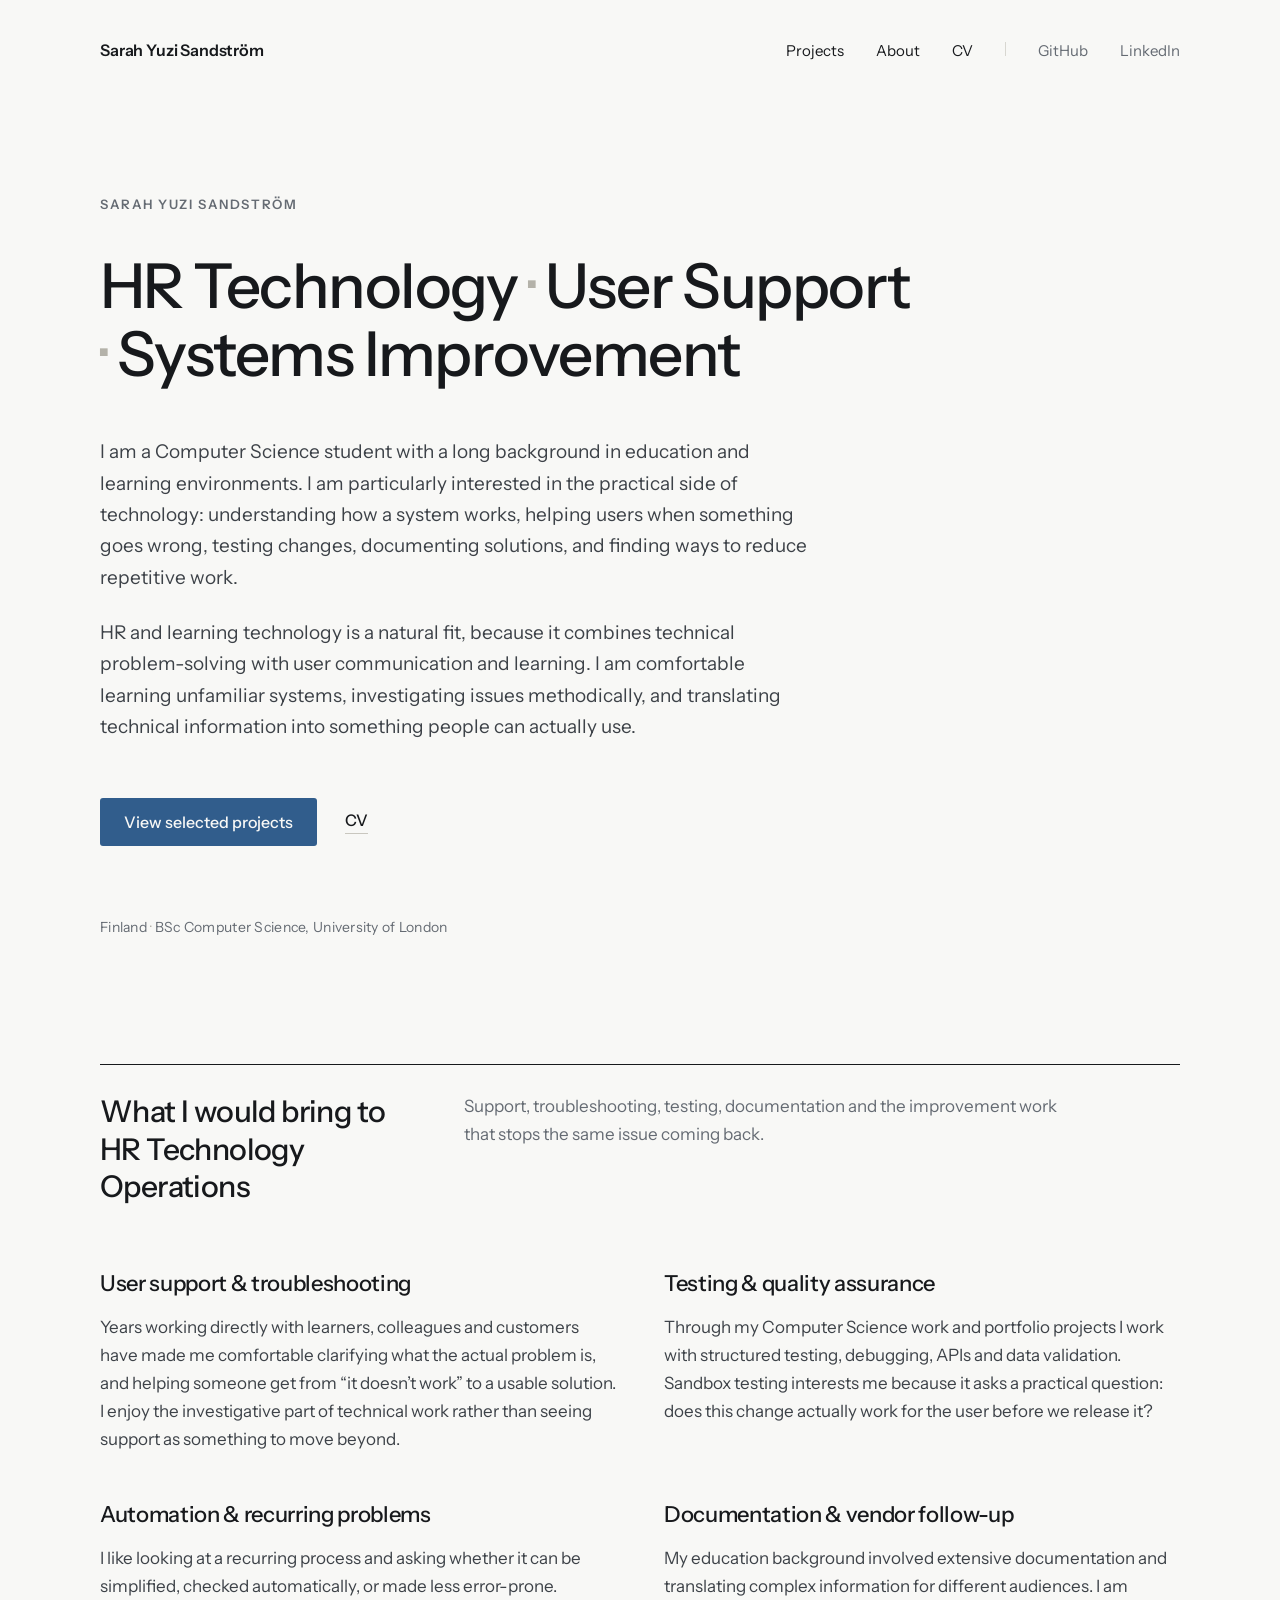
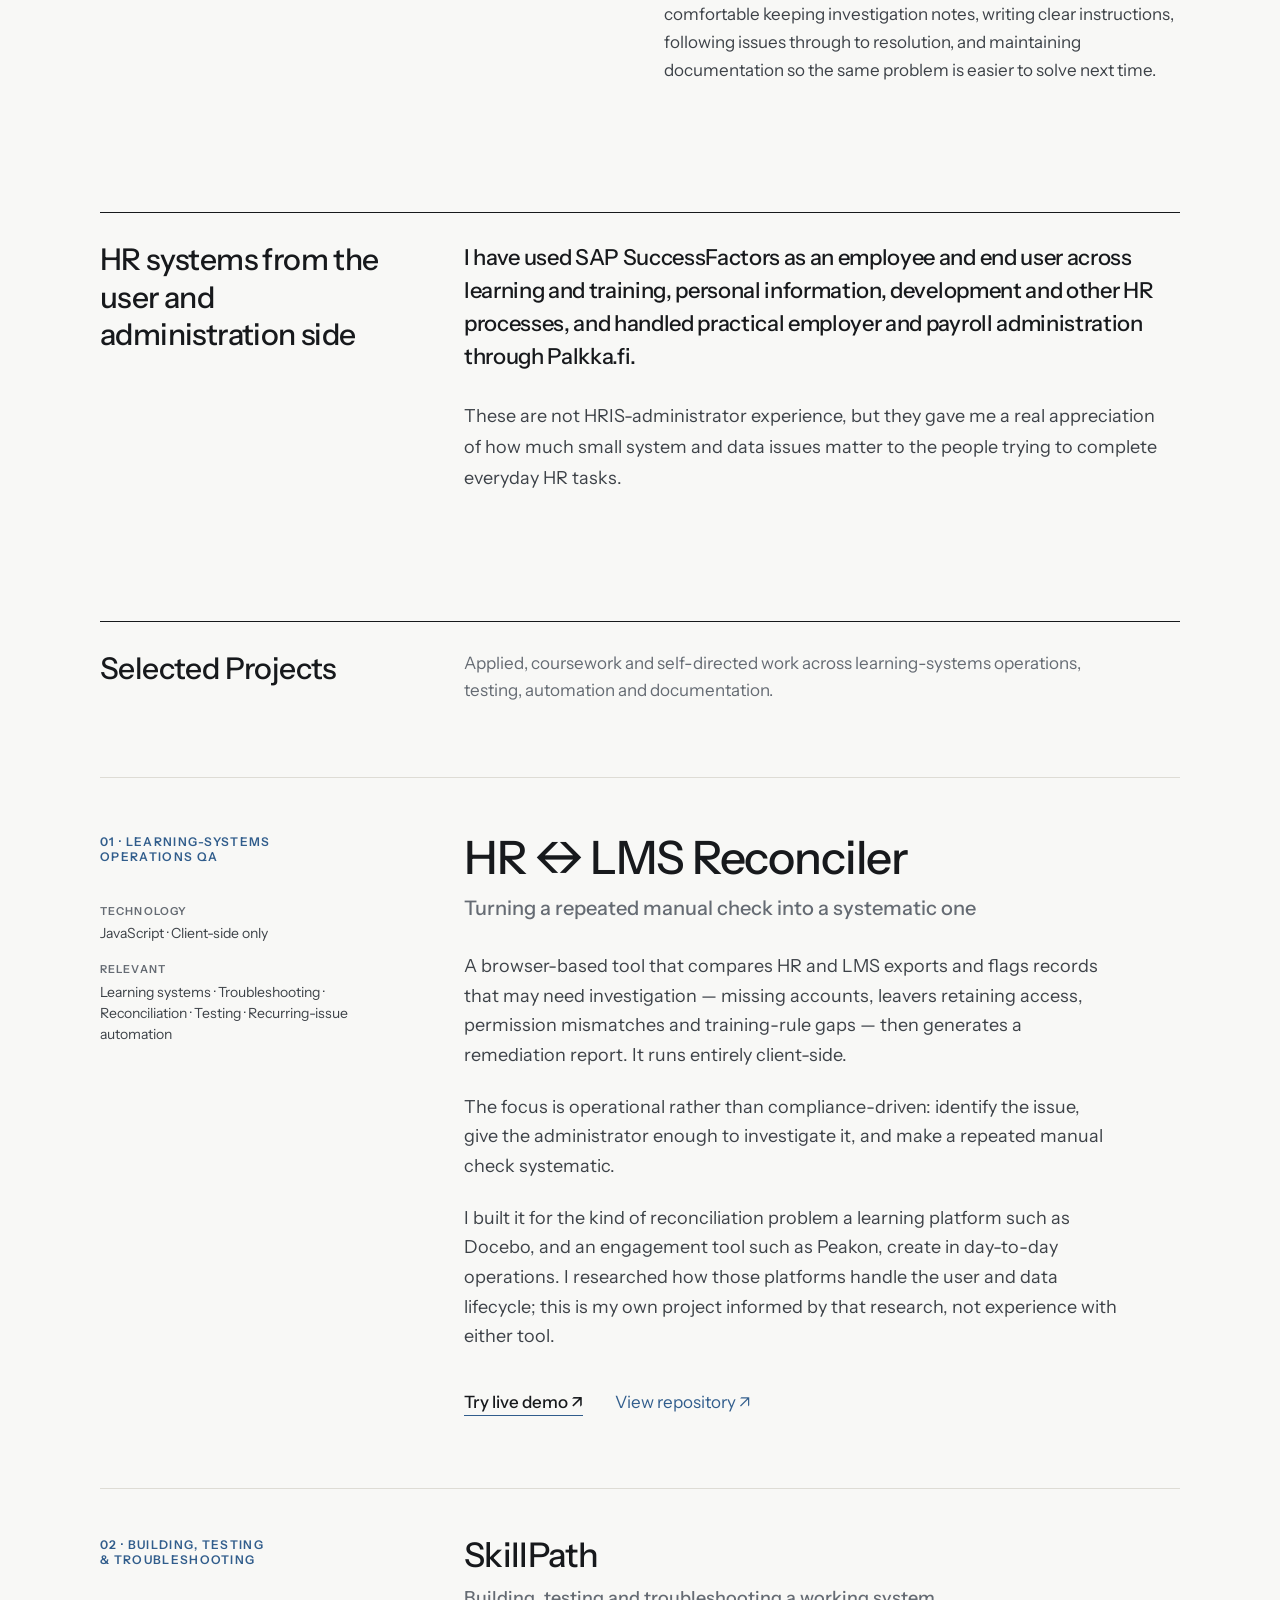
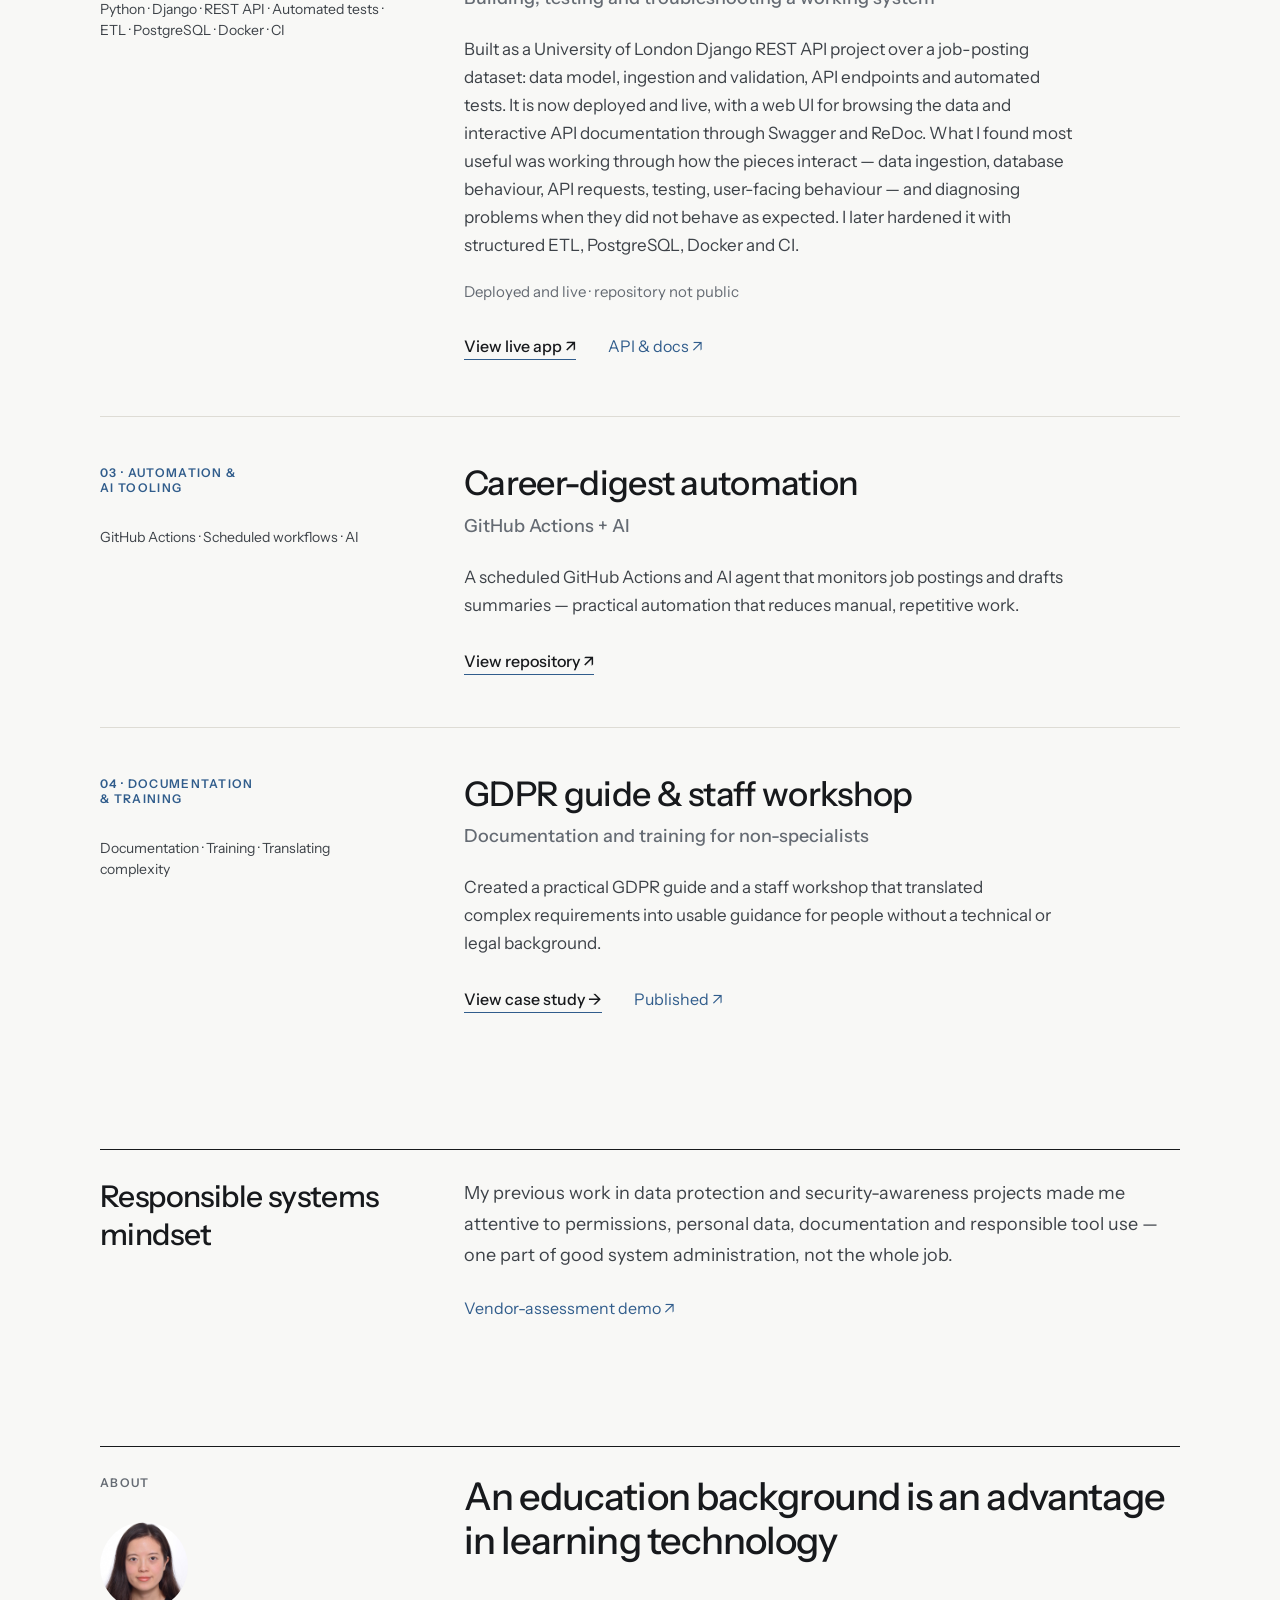
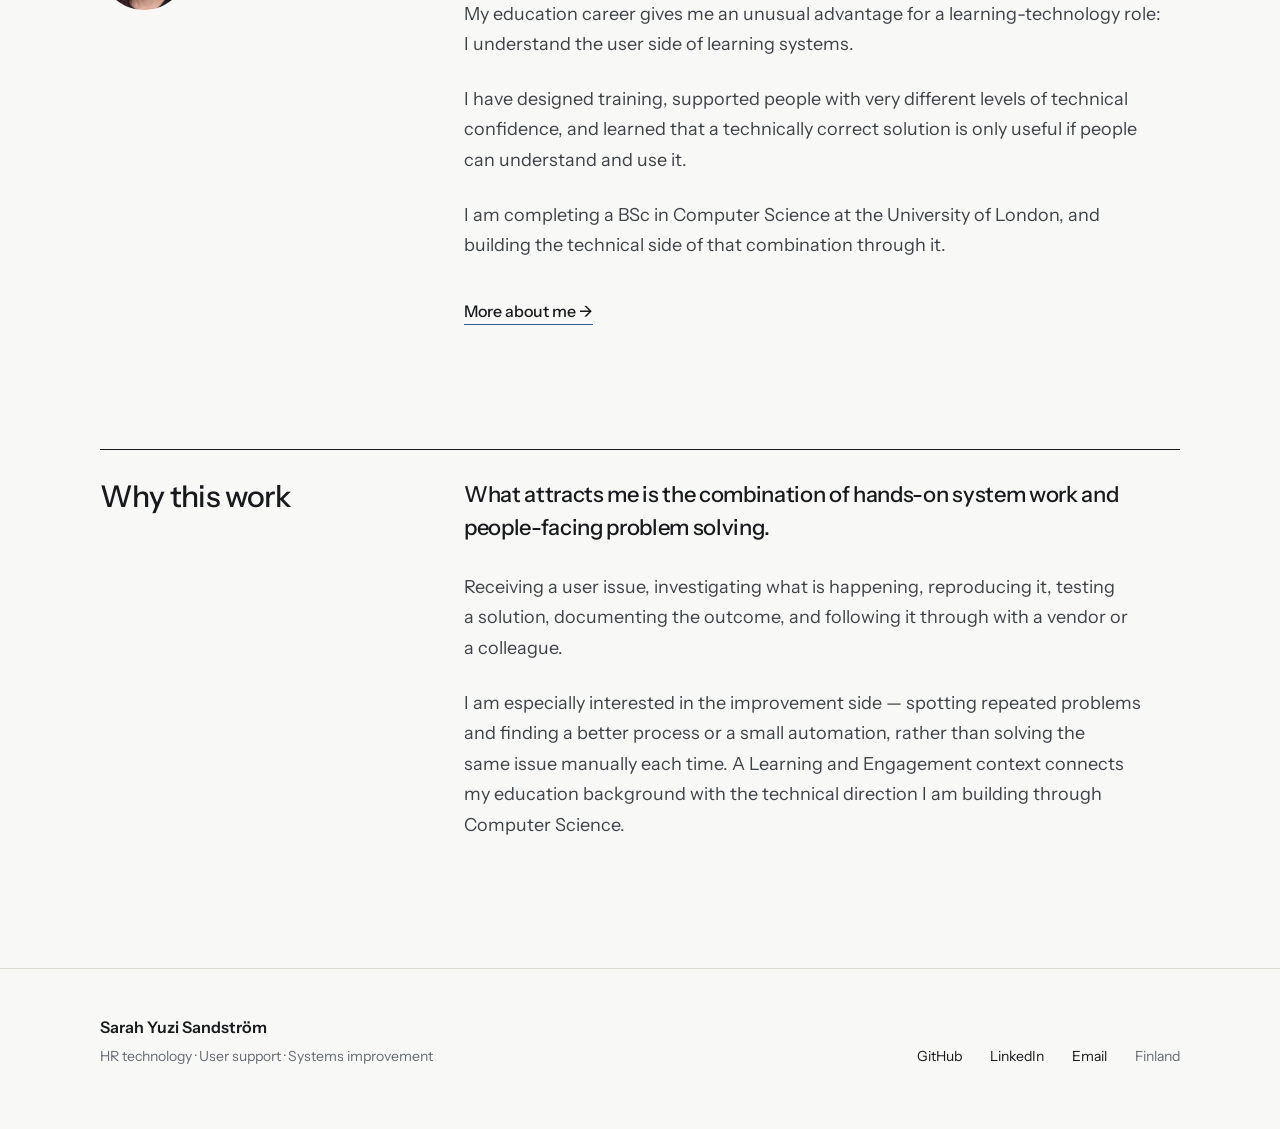
<file: index.html>
<!DOCTYPE html>
<html lang="en">
<head>
<meta charset="utf-8">
<meta name="viewport" content="width=device-width, initial-scale=1">
<title>Sarah Yuzi Sandström — HR Technology · User Support · Systems Improvement</title>
<meta name="description" content="HR and learning technology operations — user support, troubleshooting, testing, documentation and practical automation, by Sarah Yuzi Sandström.">
<link rel="preconnect" href="https://fonts.googleapis.com">
<link rel="preconnect" href="https://fonts.gstatic.com" crossorigin>
<link href="https://fonts.googleapis.com/css2?family=Instrument+Sans:ital,wght@0,400..700;1,400..600&display=swap" rel="stylesheet">
<link rel="stylesheet" href="styles.css">
</head>
<body>
<main class="page">

<header style="max-width: 1240px; margin: 0 auto; padding: 40px 80px; display: flex; align-items: baseline; justify-content: space-between">
<a href="./" style="font-size: 16px; font-weight: 600; letter-spacing: -0.01em; color: #17191C">Sarah Yuzi Sandström</a>
<nav style="display: flex; align-items: baseline; gap: 32px; font-size: 15px">
<a href="projects/" style="color: #17191C">Projects</a>
<a href="about/" style="color: #17191C">About</a>
<a href="cv/" style="color: #17191C">CV</a>
<span style="width: 1px; height: 14px; background: #D8D7D1"></span>
<a href="https://github.com/yuzi2021" style="color: #656B73">GitHub</a>
<a href="https://www.linkedin.com/in/sarah-sandstr%C3%B6m-17338ab6/" style="color: #656B73">LinkedIn</a>
</nav>
</header>
<div style="max-width: 1240px; margin: 0 auto; padding: 96px 80px 128px">
<p style="margin: 0 0 40px; font-size: 13px; font-weight: 600; letter-spacing: 0.12em; text-transform: uppercase; color: #656B73">Sarah Yuzi Sandström</p>
<h1 style="margin: 0; max-width: 980px; font-size: 62px; line-height: 1.1; font-weight: 500; letter-spacing: -0.025em; text-wrap: balance">HR Technology <span style="color: #B4B2A9">·</span> User Support <span style="color: #B4B2A9">·</span> Systems Improvement</h1>
<p style="margin: 48px 0 0; max-width: 720px; font-size: 19px; line-height: 1.65; color: #3D4248; text-wrap: pretty">I am a Computer Science student with a long background in education and learning environments. I am particularly interested in the practical side of technology: understanding how a system works, helping users when something goes wrong, testing changes, documenting solutions, and finding ways to reduce repetitive work.</p>
<p style="margin: 24px 0 0; max-width: 720px; font-size: 19px; line-height: 1.65; color: #3D4248; text-wrap: pretty">HR and learning technology is a natural fit, because it combines technical problem-solving with user communication and learning. I am comfortable learning unfamiliar systems, investigating issues methodically, and translating technical information into something people can actually use.</p>
<div style="margin-top: 56px; display: flex; align-items: center; gap: 28px">
<a href="projects/" style="display: inline-block; padding: 14px 24px; background: #315D8C; color: #F8F8F6; font-size: 16px; font-weight: 500; border-radius: 3px">View selected projects</a>
<a href="cv/" style="font-size: 16px; font-weight: 500; color: #17191C; border-bottom: 1px solid #C9C7BF; padding-bottom: 3px">CV</a>
</div>
<p style="margin: 72px 0 0; font-size: 14px; letter-spacing: 0.02em; color: #656B73">Finland <span style="color: #B4B2A9">·</span> BSc Computer Science, University of London</p>
</div>
<div style="max-width: 1240px; margin: 0 auto; padding: 0 80px 128px">
<div style="display: grid; grid-template-columns: 300px minmax(0, 1fr); gap: 64px; border-top: 1px solid #17191C; padding-top: 28px; padding-bottom: 64px">
<h2 style="margin: 0; font-size: 30px; font-weight: 500; letter-spacing: -0.02em; line-height: 1.25">What I would bring to HR Technology Operations</h2>
<p style="margin: 0; max-width: 620px; font-size: 17px; line-height: 1.6; color: #656B73">Support, troubleshooting, testing, documentation and the improvement work that stops the same issue coming back.</p>
</div>
<div style="display: grid; grid-template-columns: repeat(2, minmax(0, 1fr)); gap: 48px">
<div>
<h3 style="margin: 0 0 16px; font-size: 22px; font-weight: 500; letter-spacing: -0.015em">User support &amp; troubleshooting</h3>
<p style="margin: 0; max-width: 520px; font-size: 17px; line-height: 1.65; color: #3D4248; text-wrap: pretty">Years working directly with learners, colleagues and customers have made me comfortable clarifying what the actual problem is, and helping someone get from &ldquo;it doesn&rsquo;t work&rdquo; to a usable solution. I enjoy the investigative part of technical work rather than seeing support as something to move beyond.</p>
</div>
<div>
<h3 style="margin: 0 0 16px; font-size: 22px; font-weight: 500; letter-spacing: -0.015em">Testing &amp; quality assurance</h3>
<p style="margin: 0; max-width: 520px; font-size: 17px; line-height: 1.65; color: #3D4248; text-wrap: pretty">Through my Computer Science work and portfolio projects I work with structured testing, debugging, APIs and data validation. Sandbox testing interests me because it asks a practical question: does this change actually work for the user before we release it?</p>
</div>
<div>
<h3 style="margin: 0 0 16px; font-size: 22px; font-weight: 500; letter-spacing: -0.015em">Automation &amp; recurring problems</h3>
<p style="margin: 0; max-width: 520px; font-size: 17px; line-height: 1.65; color: #3D4248; text-wrap: pretty">I like looking at a recurring process and asking whether it can be simplified, checked automatically, or made less error-prone.</p>
</div>
<div>
<h3 style="margin: 0 0 16px; font-size: 22px; font-weight: 500; letter-spacing: -0.015em">Documentation &amp; vendor follow-up</h3>
<p style="margin: 0; max-width: 520px; font-size: 17px; line-height: 1.65; color: #3D4248; text-wrap: pretty">My education background involved extensive documentation and translating complex information for different audiences. I am comfortable keeping investigation notes, writing clear instructions, following issues through to resolution, and maintaining documentation so the same problem is easier to solve next time.</p>
</div>
</div>
</div>
<div style="max-width: 1240px; margin: 0 auto; padding: 0 80px 128px">
<div style="display: grid; grid-template-columns: 300px minmax(0, 1fr); gap: 64px; border-top: 1px solid #17191C; padding-top: 28px">
<h2 style="margin: 0; font-size: 30px; font-weight: 500; letter-spacing: -0.02em; line-height: 1.25">HR systems from the user and administration side</h2>
<div>
<p style="margin: 0; max-width: 700px; font-size: 22px; font-weight: 500; line-height: 1.5; letter-spacing: -0.015em; text-wrap: pretty">I have used SAP SuccessFactors as an employee and end user across learning and training, personal information, development and other HR processes, and handled practical employer and payroll administration through Palkka.fi.</p>
<p style="margin: 28px 0 0; max-width: 700px; font-size: 18px; line-height: 1.7; color: #3D4248; text-wrap: pretty">These are not HRIS-administrator experience, but they gave me a real appreciation of how much small system and data issues matter to the people trying to complete everyday HR tasks.</p>
</div>
</div>
</div>
<div style="max-width: 1240px; margin: 0 auto; padding: 0 80px 128px">
<div style="display: grid; grid-template-columns: 300px minmax(0, 1fr); gap: 64px; padding-bottom: 72px; border-top: 1px solid #17191C; padding-top: 28px">
<h2 style="margin: 0; font-size: 30px; font-weight: 500; letter-spacing: -0.02em">Selected Projects</h2>
<p style="margin: 0; max-width: 620px; font-size: 17px; line-height: 1.6; color: #656B73">Applied, coursework and self-directed work across learning-systems operations, testing, automation and documentation.</p>
</div>
<article style="display: grid; grid-template-columns: 300px minmax(0, 1fr); gap: 64px; padding: 56px 0 72px; border-top: 1px solid #DEDCD5">
<div>
<p style="margin: 0; font-size: 12px; font-weight: 600; letter-spacing: 0.11em; text-transform: uppercase; color: #315D8C">01 · Learning-systems<br/>operations QA</p>
<dl style="margin: 40px 0 0; display: grid; gap: 20px">
<div>
<dt style="font-size: 11px; font-weight: 600; letter-spacing: 0.1em; text-transform: uppercase; color: #656B73">Technology</dt>
<dd style="margin: 6px 0 0; font-size: 14px; color: #3D4248">JavaScript · Client-side only</dd>
</div>
<div>
<dt style="font-size: 11px; font-weight: 600; letter-spacing: 0.1em; text-transform: uppercase; color: #656B73">Relevant</dt>
<dd style="margin: 6px 0 0; font-size: 14px; line-height: 1.5; color: #3D4248">Learning systems · Troubleshooting · Reconciliation · Testing · Recurring-issue automation</dd>
</div>
</dl>
</div>
<div>
<h3 style="margin: 0; font-size: 46px; font-weight: 500; letter-spacing: -0.025em; line-height: 1.05">HR ↔ LMS Reconciler</h3>
<p style="margin: 14px 0 0; font-size: 20px; font-weight: 500; color: #656B73">Turning a repeated manual check into a systematic one</p>
<p style="margin: 32px 0 0; max-width: 660px; font-size: 18px; line-height: 1.65; color: #3D4248; text-wrap: pretty">A browser-based tool that compares HR and LMS exports and flags records that may need investigation — missing accounts, leavers retaining access, permission mismatches and training-rule gaps — then generates a remediation report. It runs entirely client-side.</p>
<p style="margin: 22px 0 0; max-width: 660px; font-size: 18px; line-height: 1.65; color: #3D4248; text-wrap: pretty">The focus is operational rather than compliance-driven: identify the issue, give the administrator enough to investigate it, and make a repeated manual check systematic.</p>
<p style="margin: 22px 0 0; max-width: 660px; font-size: 18px; line-height: 1.65; color: #3D4248; text-wrap: pretty">I built it for the kind of reconciliation problem a learning platform such as Docebo, and an engagement tool such as Peakon, create in day-to-day operations. I researched how those platforms handle the user and data lifecycle; this is my own project informed by that research, not experience with either tool.</p>
<div style="margin-top: 40px; display: flex; align-items: baseline; gap: 32px">
<a href="https://yuzi2021.github.io/hr-lms-reconciler/" style="font-size: 17px; font-weight: 500; color: #17191C; border-bottom: 1px solid #315D8C; padding-bottom: 3px">Try live demo ↗</a>
<a href="https://github.com/yuzi2021/hr-lms-reconciler" style="font-size: 17px; color: #315D8C">View repository ↗</a>
</div>
</div>
</article>
<article style="display: grid; grid-template-columns: 300px minmax(0, 1fr); gap: 64px; padding: 48px 0 56px; border-top: 1px solid #DEDCD5">
<div>
<p style="margin: 0; font-size: 12px; font-weight: 600; letter-spacing: 0.11em; text-transform: uppercase; color: #315D8C">02 · Building, testing<br/>&amp; troubleshooting</p>
<p style="margin: 32px 0 0; font-size: 14px; line-height: 1.5; color: #3D4248">Python · Django · REST API · Automated tests · ETL · PostgreSQL · Docker · CI</p>
</div>
<div>
<h3 style="margin: 0; font-size: 34px; font-weight: 500; letter-spacing: -0.02em; line-height: 1.1">SkillPath</h3>
<p style="margin: 12px 0 0; font-size: 18px; font-weight: 500; color: #656B73">Building, testing and troubleshooting a working system</p>
<p style="margin: 26px 0 0; max-width: 620px; font-size: 17px; line-height: 1.65; color: #3D4248; text-wrap: pretty">Built as a University of London Django REST API project over a job-posting dataset: data model, ingestion and validation, API endpoints and automated tests. It is now deployed and live, with a web UI for browsing the data and interactive API documentation through Swagger and ReDoc. What I found most useful was working through how the pieces interact — data ingestion, database behaviour, API requests, testing, user-facing behaviour — and diagnosing problems when they did not behave as expected. I later hardened it with structured ETL, PostgreSQL, Docker and CI.</p>
<p style="margin: 20px 0 0; max-width: 620px; font-size: 15px; line-height: 1.7; color: #656B73">Deployed and live · repository not public</p>
<div style="margin-top: 32px; display: flex; align-items: baseline; gap: 32px">
<a href="https://skillpath-navigator-bji1.onrender.com/app/" style="font-size: 16px; font-weight: 500; color: #17191C; border-bottom: 1px solid #315D8C; padding-bottom: 3px">View live app ↗</a>
<a href="https://skillpath-navigator-bji1.onrender.com/" style="font-size: 16px; color: #315D8C">API &amp; docs ↗</a>
</div>
</div>
</article>
<article style="display: grid; grid-template-columns: 300px minmax(0, 1fr); gap: 64px; padding: 48px 0 56px; border-top: 1px solid #DEDCD5">
<div>
<p style="margin: 0; font-size: 12px; font-weight: 600; letter-spacing: 0.11em; text-transform: uppercase; color: #315D8C">03 · Automation &amp;<br/>AI tooling</p>
<p style="margin: 32px 0 0; font-size: 14px; line-height: 1.5; color: #3D4248">GitHub Actions · Scheduled workflows · AI</p>
</div>
<div>
<h3 style="margin: 0; font-size: 34px; font-weight: 500; letter-spacing: -0.02em; line-height: 1.1">Career-digest automation</h3>
<p style="margin: 12px 0 0; font-size: 18px; font-weight: 500; color: #656B73">GitHub Actions + AI</p>
<p style="margin: 26px 0 0; max-width: 620px; font-size: 17px; line-height: 1.65; color: #3D4248; text-wrap: pretty">A scheduled GitHub Actions and AI agent that monitors job postings and drafts summaries — practical automation that reduces manual, repetitive work.</p>
<div style="margin-top: 32px">
<a href="https://github.com/yuzi2021/ai-digest-agent-demo" style="font-size: 16px; font-weight: 500; color: #17191C; border-bottom: 1px solid #315D8C; padding-bottom: 3px">View repository ↗</a>
</div>
</div>
</article>
<article style="display: grid; grid-template-columns: 300px minmax(0, 1fr); gap: 64px; padding: 48px 0 8px; border-top: 1px solid #DEDCD5">
<div>
<p style="margin: 0; font-size: 12px; font-weight: 600; letter-spacing: 0.11em; text-transform: uppercase; color: #315D8C">04 · Documentation<br/>&amp; training</p>
<p style="margin: 32px 0 0; font-size: 14px; line-height: 1.5; color: #3D4248">Documentation · Training · Translating complexity</p>
</div>
<div>
<h3 style="margin: 0; font-size: 34px; font-weight: 500; letter-spacing: -0.02em; line-height: 1.1">GDPR guide &amp; staff workshop</h3>
<p style="margin: 12px 0 0; font-size: 18px; font-weight: 500; color: #656B73">Documentation and training for non-specialists</p>
<p style="margin: 26px 0 0; max-width: 620px; font-size: 17px; line-height: 1.65; color: #3D4248; text-wrap: pretty">Created a practical GDPR guide and a staff workshop that translated complex requirements into usable guidance for people without a technical or legal background.</p>
<div style="margin-top: 32px; display: flex; align-items: baseline; gap: 32px">
<a href="projects/privacy-security-awareness/" style="font-size: 16px; font-weight: 500; color: #17191C; border-bottom: 1px solid #315D8C; padding-bottom: 3px">View case study →</a>
<a href="https://www.theseus.fi/items/0a0d6240-02af-46a7-a733-f4bae8005e5d" style="font-size: 16px; color: #315D8C">Published ↗</a>
</div>
</div>
</article>
</div>
<div style="max-width: 1240px; margin: 0 auto; padding: 0 80px 128px">
<div style="display: grid; grid-template-columns: 300px minmax(0, 1fr); gap: 64px; border-top: 1px solid #17191C; padding-top: 28px">
<h2 style="margin: 0; font-size: 30px; font-weight: 500; letter-spacing: -0.02em; line-height: 1.25">Responsible systems mindset</h2>
<div>
<p style="margin: 0; max-width: 700px; font-size: 18px; line-height: 1.7; color: #3D4248; text-wrap: pretty">My previous work in data protection and security-awareness projects made me attentive to permissions, personal data, documentation and responsible tool use — one part of good system administration, not the whole job.</p>
<div style="margin-top: 28px">
<a href="https://github.com/yuzi2021/grc-vendor-assessment-demo" style="font-size: 16px; color: #315D8C">Vendor-assessment demo ↗</a>
</div>
</div>
</div>
</div>
<div style="max-width: 1240px; margin: 0 auto; padding: 0 80px 128px">
<div style="border-top: 1px solid #17191C; padding-top: 28px; display: grid; grid-template-columns: 300px minmax(0, 1fr); gap: 64px">
<div>
<p style="margin: 0; font-size: 12px; font-weight: 600; letter-spacing: 0.11em; text-transform: uppercase; color: #656B73">About</p>
<img alt="Sarah Yuzi Sandström" height="88" src="sarah-sandstrom.jpeg" style="display: block; width: 88px; height: 88px; border-radius: 50%; object-fit: cover; margin-top: 32px" width="88"/>
</div>
<div>
<h2 style="margin: 0; max-width: 720px; font-size: 38px; font-weight: 500; letter-spacing: -0.025em; line-height: 1.15">An education background is an advantage in learning technology</h2>
<p style="margin: 36px 0 0; max-width: 700px; font-size: 18px; line-height: 1.7; color: #3D4248; text-wrap: pretty">My education career gives me an unusual advantage for a learning-technology role: I understand the user side of learning systems.</p>
<p style="margin: 24px 0 0; max-width: 700px; font-size: 18px; line-height: 1.7; color: #3D4248; text-wrap: pretty">I have designed training, supported people with very different levels of technical confidence, and learned that a technically correct solution is only useful if people can understand and use it.</p>
<p style="margin: 24px 0 0; max-width: 700px; font-size: 18px; line-height: 1.7; color: #3D4248; text-wrap: pretty">I am completing a BSc in Computer Science at the University of London, and building the technical side of that combination through it.</p>
<div style="margin-top: 40px">
<a href="about/" style="font-size: 16px; font-weight: 500; color: #17191C; border-bottom: 1px solid #315D8C; padding-bottom: 3px">More about me →</a>
</div>
</div>
</div>
</div>
<div style="max-width: 1240px; margin: 0 auto; padding: 0 80px 128px">
<div style="border-top: 1px solid #17191C; padding-top: 28px; display: grid; grid-template-columns: 300px minmax(0, 1fr); gap: 64px">
<h2 style="margin: 0; font-size: 30px; font-weight: 500; letter-spacing: -0.02em; line-height: 1.25">Why this work</h2>
<div>
<p style="margin: 0; max-width: 700px; font-size: 22px; font-weight: 500; line-height: 1.5; letter-spacing: -0.015em; text-wrap: pretty">What attracts me is the combination of hands-on system work and people-facing problem solving.</p>
<p style="margin: 28px 0 0; max-width: 700px; font-size: 18px; line-height: 1.7; color: #3D4248; text-wrap: pretty">Receiving a user issue, investigating what is happening, reproducing it, testing a solution, documenting the outcome, and following it through with a vendor or a colleague.</p>
<p style="margin: 24px 0 0; max-width: 700px; font-size: 18px; line-height: 1.7; color: #3D4248; text-wrap: pretty">I am especially interested in the improvement side — spotting repeated problems and finding a better process or a small automation, rather than solving the same issue manually each time. A Learning and Engagement context connects my education background with the technical direction I am building through Computer Science.</p>
</div>
</div>
</div>
<footer style="border-top: 1px solid #DEDCD5">
<div style="max-width: 1240px; margin: 0 auto; padding: 48px 80px 64px; display: flex; align-items: flex-end; justify-content: space-between; gap: 48px">
<div>
<p style="margin: 0; font-size: 16px; font-weight: 600">Sarah Yuzi Sandström</p>
<p style="margin: 10px 0 0; font-size: 14px; color: #656B73">HR technology · User support · Systems improvement</p>
</div>
<div style="display: flex; align-items: baseline; gap: 28px; font-size: 14px">
<a href="https://github.com/yuzi2021" style="color: #17191C">GitHub</a>
<a href="https://www.linkedin.com/in/sarah-sandstr%C3%B6m-17338ab6/" style="color: #17191C">LinkedIn</a>
<a href="mailto:sarahyuzisandstrom@gmail.com" style="color: #17191C">Email</a>
<span style="color: #656B73">Finland</span>
</div>
</div>
</footer>

</main>
</body>
</html>
</file>
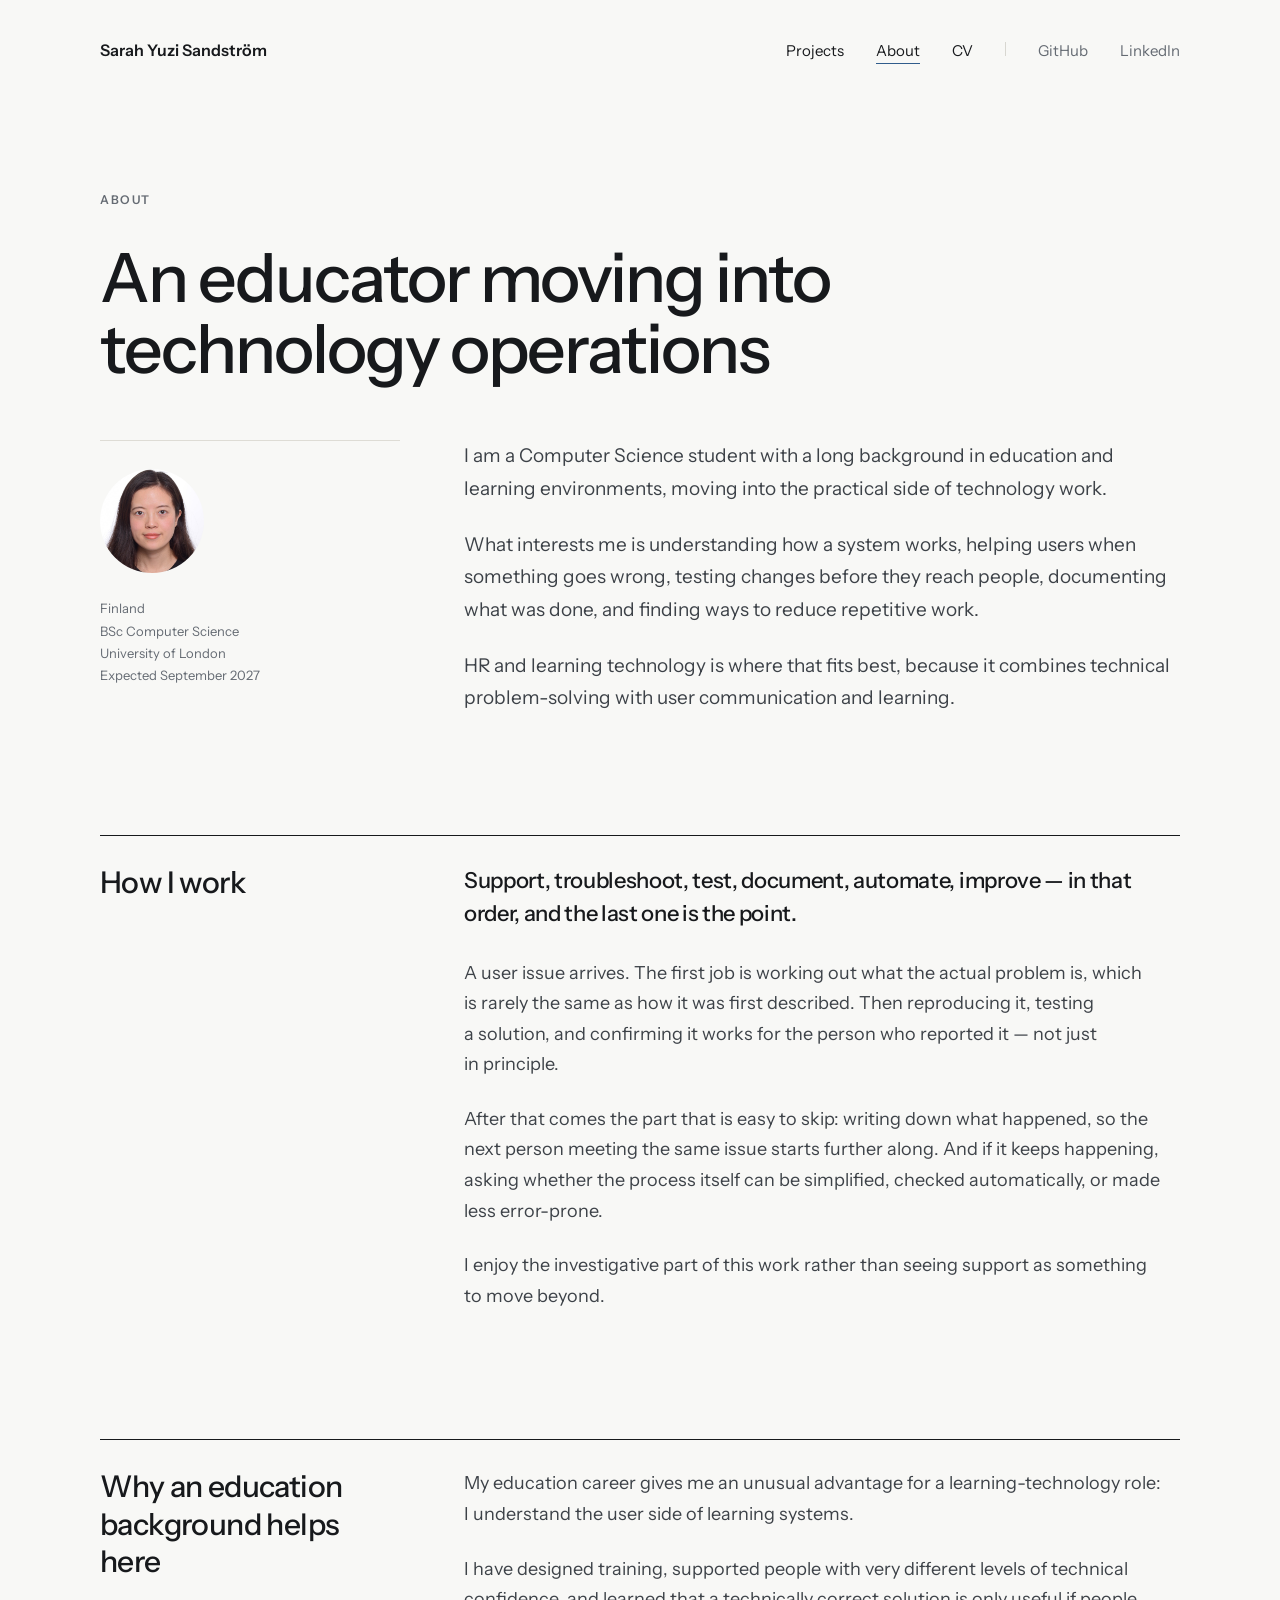
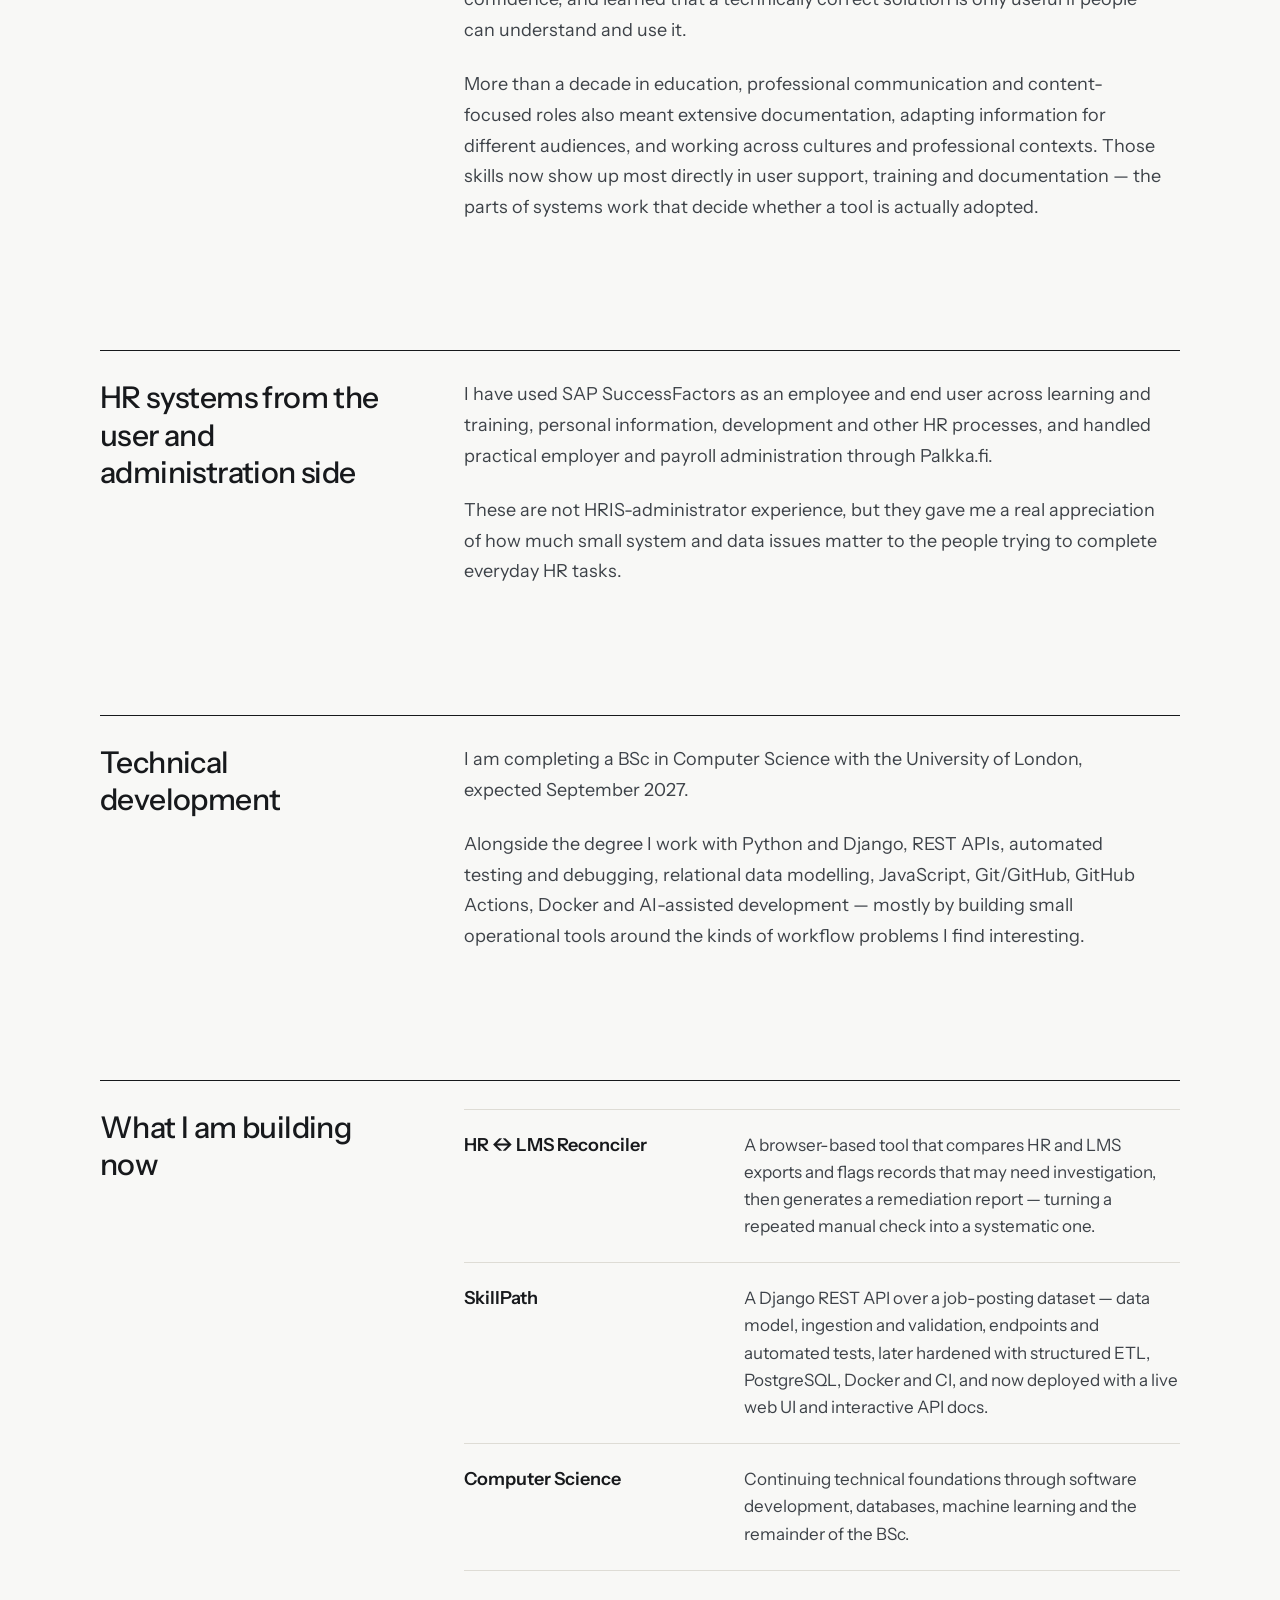
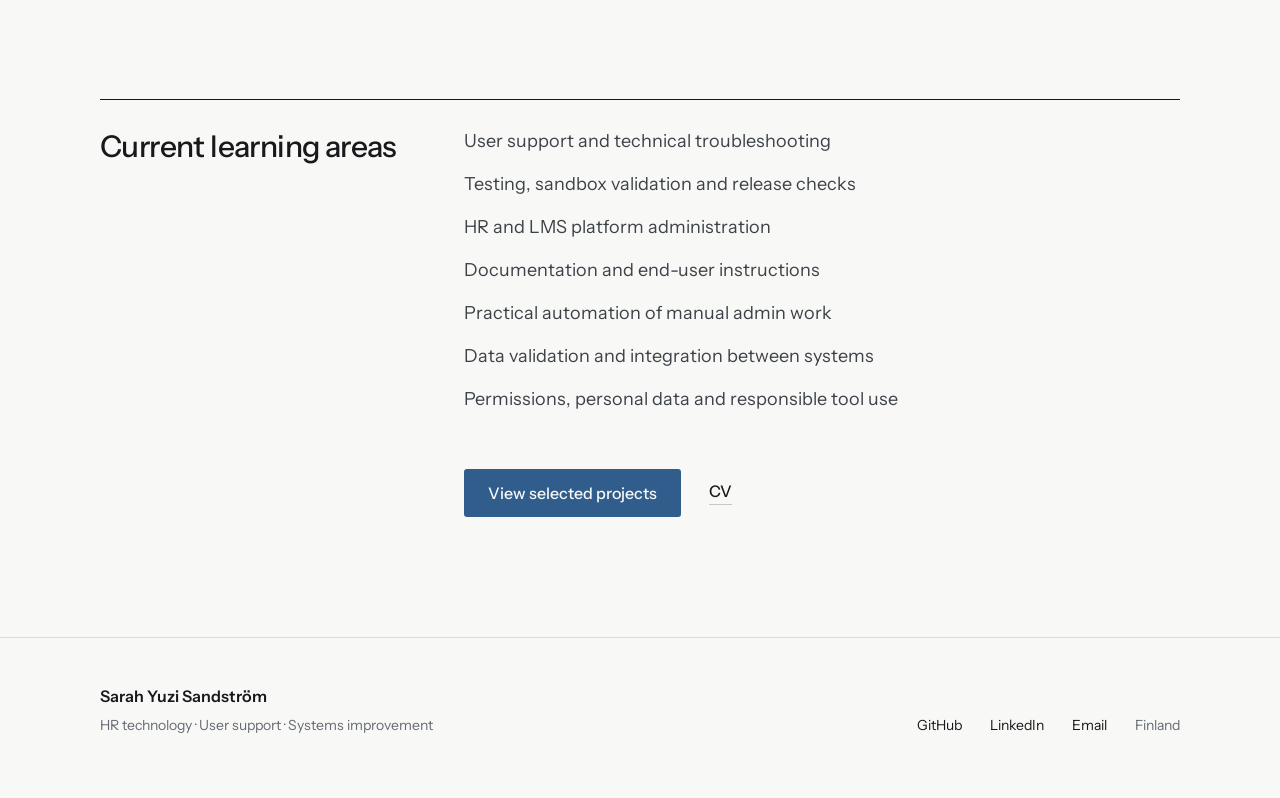
<file: about/index.html>
<!DOCTYPE html>
<html lang="en">
<head>
<meta charset="utf-8">
<meta name="viewport" content="width=device-width, initial-scale=1">
<title>About — Sarah Yuzi Sandström</title>
<meta name="description" content="From education and learning environments to HR and learning technology operations — support, troubleshooting, testing, documentation and improvement.">
<link rel="preconnect" href="https://fonts.googleapis.com">
<link rel="preconnect" href="https://fonts.gstatic.com" crossorigin>
<link href="https://fonts.googleapis.com/css2?family=Instrument+Sans:ital,wght@0,400..700;1,400..600&display=swap" rel="stylesheet">
<link rel="stylesheet" href="../styles.css">
</head>
<body>
<main class="page">

<header style="max-width: 1240px; margin: 0 auto; padding: 40px 80px; display: flex; align-items: baseline; justify-content: space-between">
<a href="../" style="font-size: 16px; font-weight: 600; color: #17191C">Sarah Yuzi Sandström</a>
<nav style="display: flex; align-items: baseline; gap: 32px; font-size: 15px">
<a href="../projects/" style="color: #17191C">Projects</a>
<a href="./" style="color: #17191C; border-bottom: 1px solid #315D8C; padding-bottom: 3px">About</a>
<a href="../cv/" style="color: #17191C">CV</a>
<span style="width: 1px; height: 14px; background: #D8D7D1"></span>
<a href="https://github.com/yuzi2021" style="color: #656B73">GitHub</a>
<a href="https://www.linkedin.com/in/sarah-sandstr%C3%B6m-17338ab6/" style="color: #656B73">LinkedIn</a>
</nav>
</header>
<div style="max-width: 1240px; margin: 0 auto; padding: 88px 80px 120px">
<p style="margin: 0 0 36px; font-size: 12px; font-weight: 600; letter-spacing: 0.13em; text-transform: uppercase; color: #656B73">About</p>
<h1 style="margin: 0; max-width: 900px; font-size: 68px; font-weight: 500; letter-spacing: -0.03em; line-height: 1.04">An educator moving into technology operations</h1>
<div style="margin-top: 56px; display: grid; grid-template-columns: 300px minmax(0, 1fr); gap: 64px">
<div style="border-top: 1px solid #DEDCD5; padding-top: 28px">
<img alt="Sarah Yuzi Sandström" height="104" src="../sarah-sandstrom.jpeg" style="display: block; width: 104px; height: 104px; border-radius: 50%; object-fit: cover; margin-bottom: 24px" width="104"/>
<p style="margin: 0; font-size: 13px; line-height: 1.7; color: #656B73">Finland<br/>BSc Computer Science<br/>University of London<br/>Expected September 2027</p>
</div>
<div style="max-width: 720px">
<p style="margin: 0; font-size: 19px; line-height: 1.7; color: #3D4248; text-wrap: pretty">I am a Computer Science student with a long background in education and learning environments, moving into the practical side of technology work.</p>
<p style="margin: 24px 0 0; font-size: 19px; line-height: 1.7; color: #3D4248; text-wrap: pretty">What interests me is understanding how a system works, helping users when something goes wrong, testing changes before they reach people, documenting what was done, and finding ways to reduce repetitive work.</p>
<p style="margin: 24px 0 0; font-size: 19px; line-height: 1.7; color: #3D4248; text-wrap: pretty">HR and learning technology is where that fits best, because it combines technical problem-solving with user communication and learning.</p>
</div>
</div>
</div>
<div style="max-width: 1240px; margin: 0 auto; padding: 0 80px 128px">
<div style="border-top: 1px solid #17191C; padding-top: 28px; display: grid; grid-template-columns: 300px minmax(0, 1fr); gap: 64px">
<h2 style="margin: 0; font-size: 30px; font-weight: 500; letter-spacing: -0.02em; line-height: 1.25">How I work</h2>
<div>
<p style="margin: 0; max-width: 700px; font-size: 22px; font-weight: 500; line-height: 1.5; letter-spacing: -0.015em; text-wrap: pretty">Support, troubleshoot, test, document, automate, improve — in that order, and the last one is the point.</p>
<p style="margin: 28px 0 0; max-width: 700px; font-size: 18px; line-height: 1.7; color: #3D4248; text-wrap: pretty">A user issue arrives. The first job is working out what the actual problem is, which is rarely the same as how it was first described. Then reproducing it, testing a solution, and confirming it works for the person who reported it — not just in principle.</p>
<p style="margin: 24px 0 0; max-width: 700px; font-size: 18px; line-height: 1.7; color: #3D4248; text-wrap: pretty">After that comes the part that is easy to skip: writing down what happened, so the next person meeting the same issue starts further along. And if it keeps happening, asking whether the process itself can be simplified, checked automatically, or made less error-prone.</p>
<p style="margin: 24px 0 0; max-width: 700px; font-size: 18px; line-height: 1.7; color: #3D4248; text-wrap: pretty">I enjoy the investigative part of this work rather than seeing support as something to move beyond.</p>
</div>
</div>
</div>
<div style="max-width: 1240px; margin: 0 auto; padding: 0 80px 128px">
<div style="border-top: 1px solid #17191C; padding-top: 28px; display: grid; grid-template-columns: 300px minmax(0, 1fr); gap: 64px">
<h2 style="margin: 0; font-size: 30px; font-weight: 500; letter-spacing: -0.02em; line-height: 1.25">Why an education background helps here</h2>
<div>
<p style="margin: 0; max-width: 700px; font-size: 18px; line-height: 1.7; color: #3D4248; text-wrap: pretty">My education career gives me an unusual advantage for a learning-technology role: I understand the user side of learning systems.</p>
<p style="margin: 24px 0 0; max-width: 700px; font-size: 18px; line-height: 1.7; color: #3D4248; text-wrap: pretty">I have designed training, supported people with very different levels of technical confidence, and learned that a technically correct solution is only useful if people can understand and use it.</p>
<p style="margin: 24px 0 0; max-width: 700px; font-size: 18px; line-height: 1.7; color: #3D4248; text-wrap: pretty">More than a decade in education, professional communication and content-focused roles also meant extensive documentation, adapting information for different audiences, and working across cultures and professional contexts. Those skills now show up most directly in user support, training and documentation — the parts of systems work that decide whether a tool is actually adopted.</p>
</div>
</div>
</div>
<div style="max-width: 1240px; margin: 0 auto; padding: 0 80px 128px">
<div style="border-top: 1px solid #17191C; padding-top: 28px; display: grid; grid-template-columns: 300px minmax(0, 1fr); gap: 64px">
<h2 style="margin: 0; font-size: 30px; font-weight: 500; letter-spacing: -0.02em; line-height: 1.25">HR systems from the user and administration side</h2>
<div>
<p style="margin: 0; max-width: 700px; font-size: 18px; line-height: 1.7; color: #3D4248; text-wrap: pretty">I have used SAP SuccessFactors as an employee and end user across learning and training, personal information, development and other HR processes, and handled practical employer and payroll administration through Palkka.fi.</p>
<p style="margin: 24px 0 0; max-width: 700px; font-size: 18px; line-height: 1.7; color: #3D4248; text-wrap: pretty">These are not HRIS-administrator experience, but they gave me a real appreciation of how much small system and data issues matter to the people trying to complete everyday HR tasks.</p>
</div>
</div>
</div>
<div style="max-width: 1240px; margin: 0 auto; padding: 0 80px 128px">
<div style="border-top: 1px solid #17191C; padding-top: 28px; display: grid; grid-template-columns: 300px minmax(0, 1fr); gap: 64px">
<h2 style="margin: 0; font-size: 30px; font-weight: 500; letter-spacing: -0.02em">Technical development</h2>
<div>
<p style="margin: 0; max-width: 700px; font-size: 18px; line-height: 1.7; color: #3D4248; text-wrap: pretty">I am completing a BSc in Computer Science with the University of London, expected September 2027.</p>
<p style="margin: 24px 0 0; max-width: 700px; font-size: 18px; line-height: 1.7; color: #3D4248; text-wrap: pretty">Alongside the degree I work with Python and Django, REST APIs, automated testing and debugging, relational data modelling, JavaScript, Git/GitHub, GitHub Actions, Docker and AI-assisted development — mostly by building small operational tools around the kinds of workflow problems I find interesting.</p>
</div>
</div>
</div>
<div style="max-width: 1240px; margin: 0 auto; padding: 0 80px 128px">
<div style="border-top: 1px solid #17191C; padding-top: 28px; display: grid; grid-template-columns: 300px minmax(0, 1fr); gap: 64px">
<h2 style="margin: 0; font-size: 30px; font-weight: 500; letter-spacing: -0.02em">What I am building now</h2>
<div style="max-width: 760px">
<div style="display: grid; grid-template-columns: 240px minmax(0, 1fr); gap: 40px; align-items: baseline; padding: 22px 0; border-top: 1px solid #DEDCD5">
<p style="margin: 0; font-size: 18px; font-weight: 600">HR ↔ LMS Reconciler</p>
<p style="margin: 0; font-size: 17px; line-height: 1.6; color: #3D4248">A browser-based tool that compares HR and LMS exports and flags records that may need investigation, then generates a remediation report — turning a repeated manual check into a systematic one.</p>
</div>
<div style="display: grid; grid-template-columns: 240px minmax(0, 1fr); gap: 40px; align-items: baseline; padding: 22px 0; border-top: 1px solid #DEDCD5">
<p style="margin: 0; font-size: 18px; font-weight: 600">SkillPath</p>
<p style="margin: 0; font-size: 17px; line-height: 1.6; color: #3D4248">A Django REST API over a job-posting dataset — data model, ingestion and validation, endpoints and automated tests, later hardened with structured ETL, PostgreSQL, Docker and CI, and now deployed with a live web UI and interactive API docs.</p>
</div>
<div style="display: grid; grid-template-columns: 240px minmax(0, 1fr); gap: 40px; align-items: baseline; padding: 22px 0; border-top: 1px solid #DEDCD5; border-bottom: 1px solid #DEDCD5">
<p style="margin: 0; font-size: 18px; font-weight: 600">Computer Science</p>
<p style="margin: 0; font-size: 17px; line-height: 1.6; color: #3D4248">Continuing technical foundations through software development, databases, machine learning and the remainder of the BSc.</p>
</div>
</div>
</div>
</div>
<div style="max-width: 1240px; margin: 0 auto; padding: 0 80px 120px">
<div style="border-top: 1px solid #17191C; padding-top: 28px; display: grid; grid-template-columns: 300px minmax(0, 1fr); gap: 64px">
<h2 style="margin: 0; font-size: 30px; font-weight: 500; letter-spacing: -0.02em">Current learning areas</h2>
<div>
<ul style="margin: 0; padding: 0; list-style: none; max-width: 620px; display: grid; gap: 16px; font-size: 18px; line-height: 1.5; color: #3D4248">
<li>User support and technical troubleshooting</li>
<li>Testing, sandbox validation and release checks</li>
<li>HR and LMS platform administration</li>
<li>Documentation and end-user instructions</li>
<li>Practical automation of manual admin work</li>
<li>Data validation and integration between systems</li>
<li>Permissions, personal data and responsible tool use</li>
</ul>
<div style="margin-top: 56px; display: flex; align-items: center; gap: 28px">
<a href="../projects/" style="display: inline-block; padding: 14px 24px; background: #315D8C; color: #F8F8F6; font-size: 16px; font-weight: 500; border-radius: 3px">View selected projects</a>
<a href="../cv/" style="font-size: 16px; font-weight: 500; color: #17191C; border-bottom: 1px solid #C9C7BF; padding-bottom: 3px">CV</a>
</div>
</div>
</div>
</div>
<footer style="border-top: 1px solid #DEDCD5">
<div style="max-width: 1240px; margin: 0 auto; padding: 48px 80px 64px; display: flex; align-items: flex-end; justify-content: space-between; gap: 48px">
<div>
<p style="margin: 0; font-size: 16px; font-weight: 600">Sarah Yuzi Sandström</p>
<p style="margin: 10px 0 0; font-size: 14px; color: #656B73">HR technology · User support · Systems improvement</p>
</div>
<div style="display: flex; align-items: baseline; gap: 28px; font-size: 14px">
<a href="https://github.com/yuzi2021" style="color: #17191C">GitHub</a>
<a href="https://www.linkedin.com/in/sarah-sandstr%C3%B6m-17338ab6/" style="color: #17191C">LinkedIn</a>
<a href="mailto:sarahyuzisandstrom@gmail.com" style="color: #17191C">Email</a>
<span style="color: #656B73">Finland</span>
</div>
</div>
</footer>

</main>
</body>
</html>
</file>
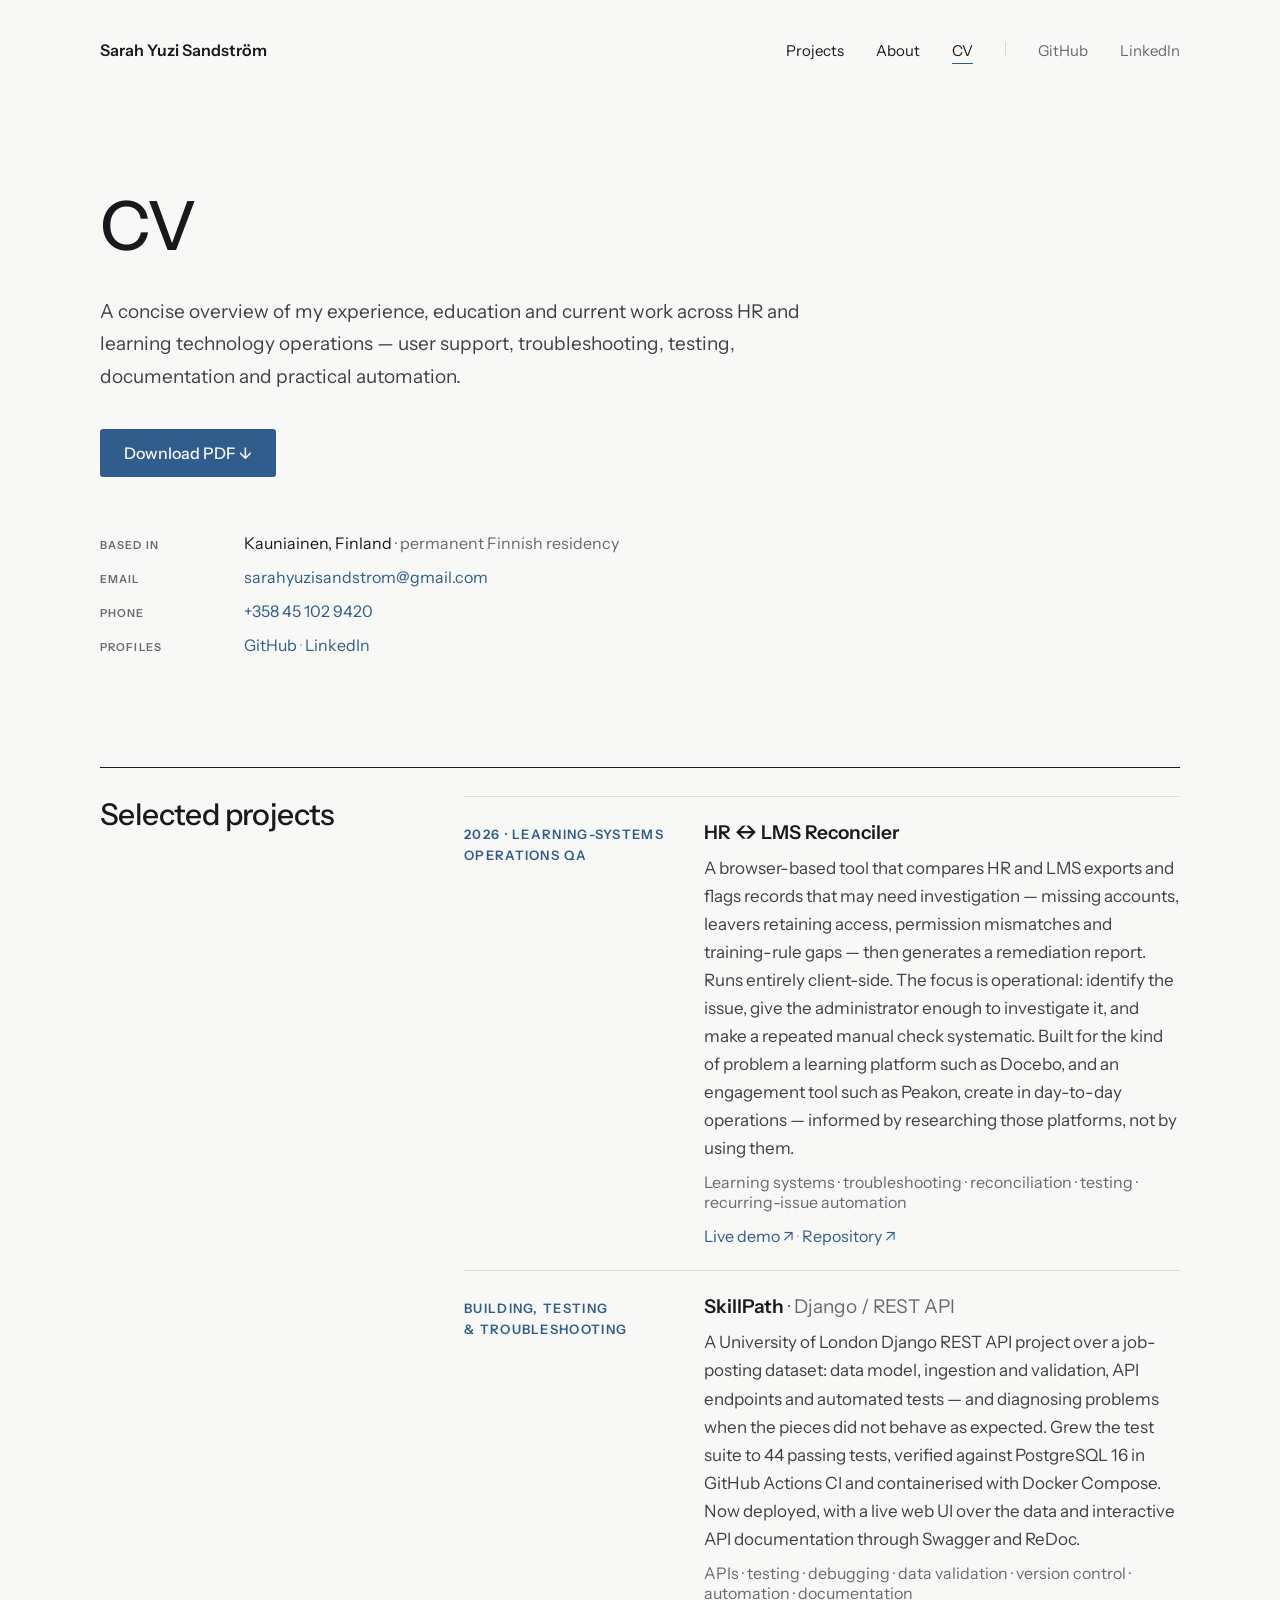
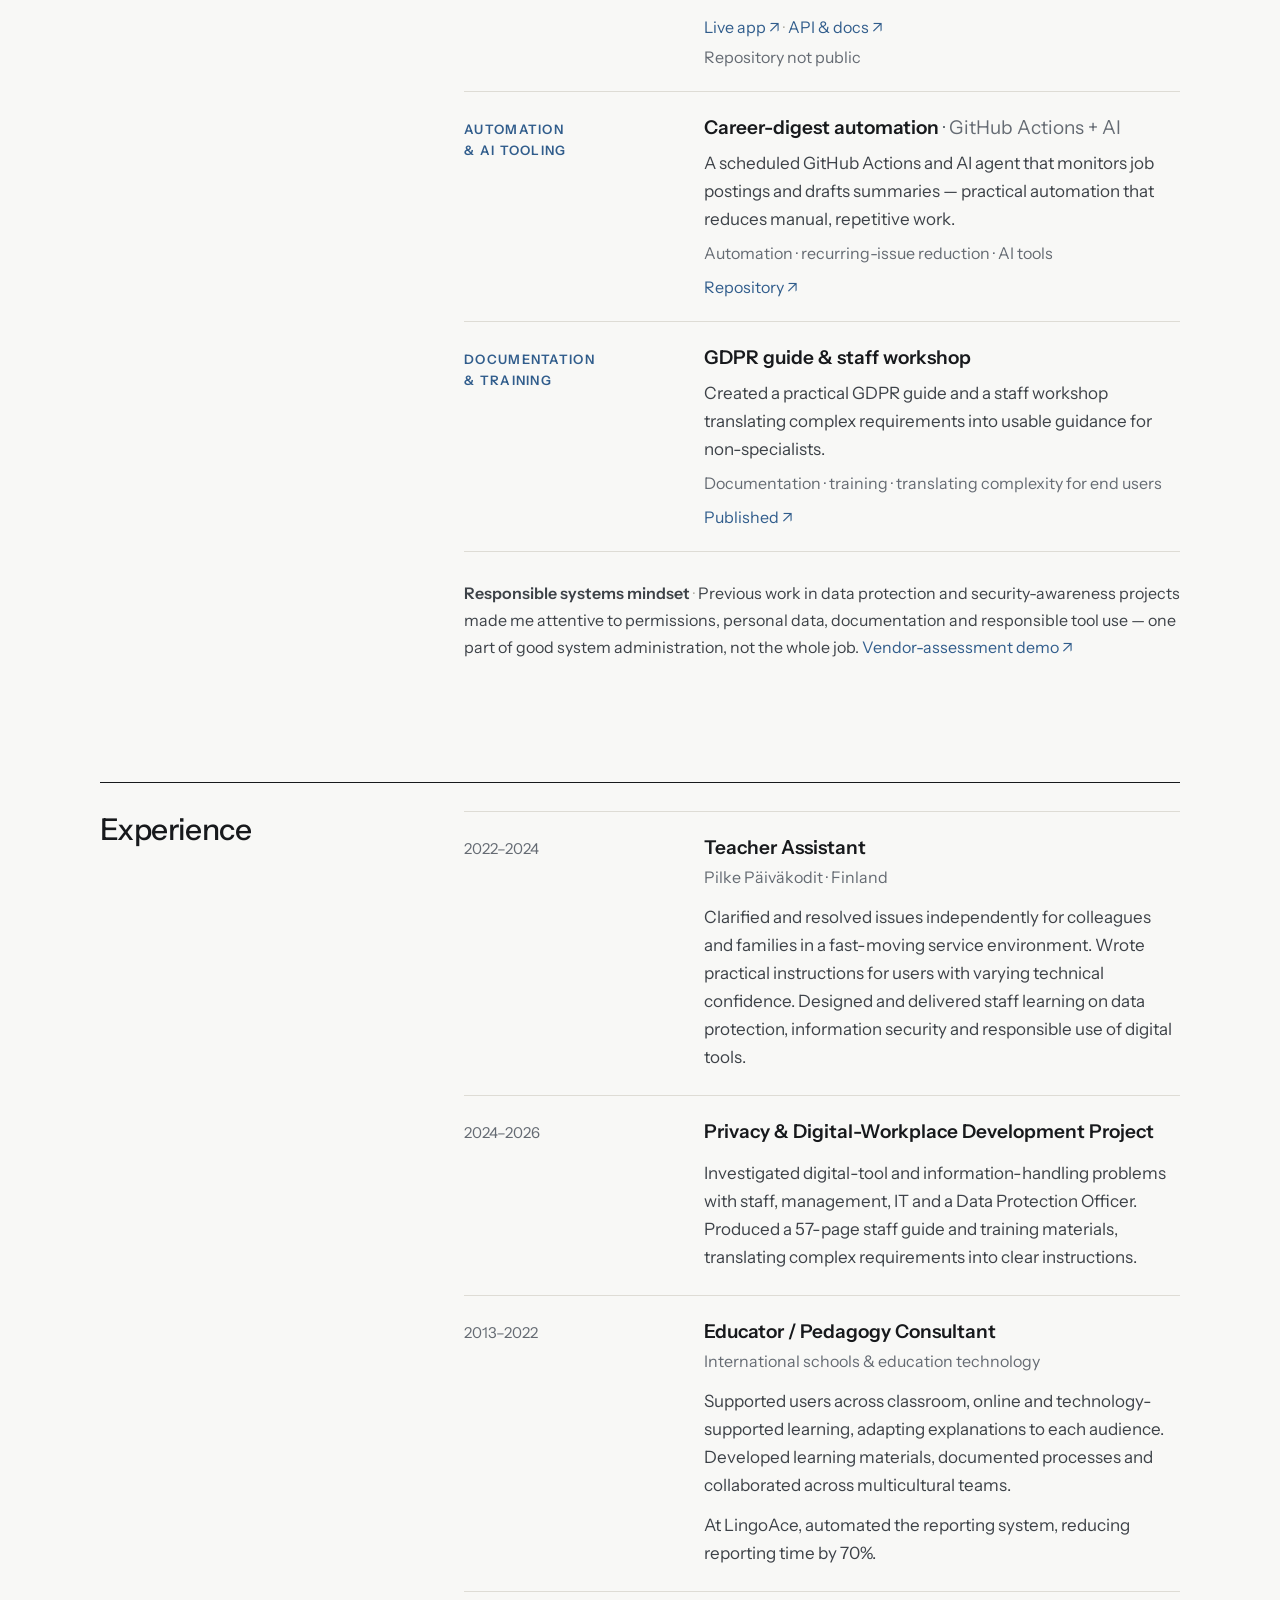
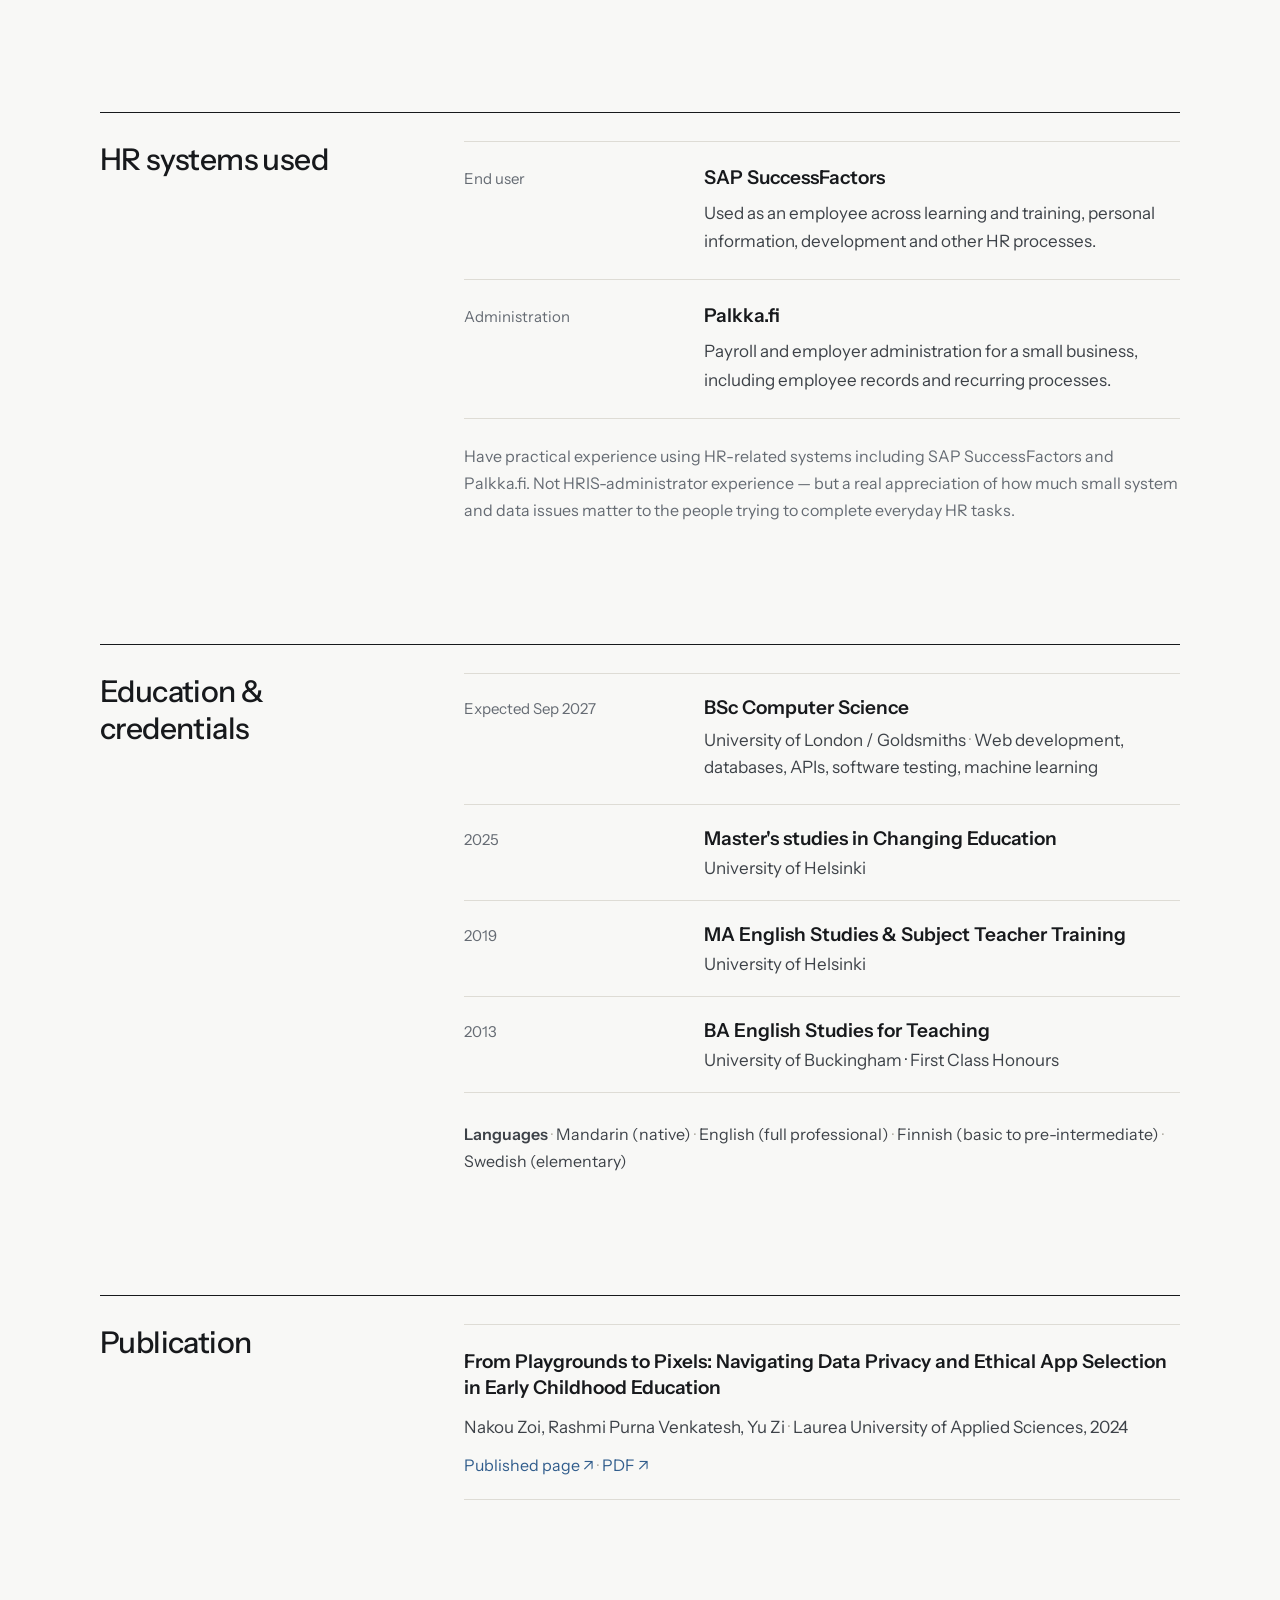
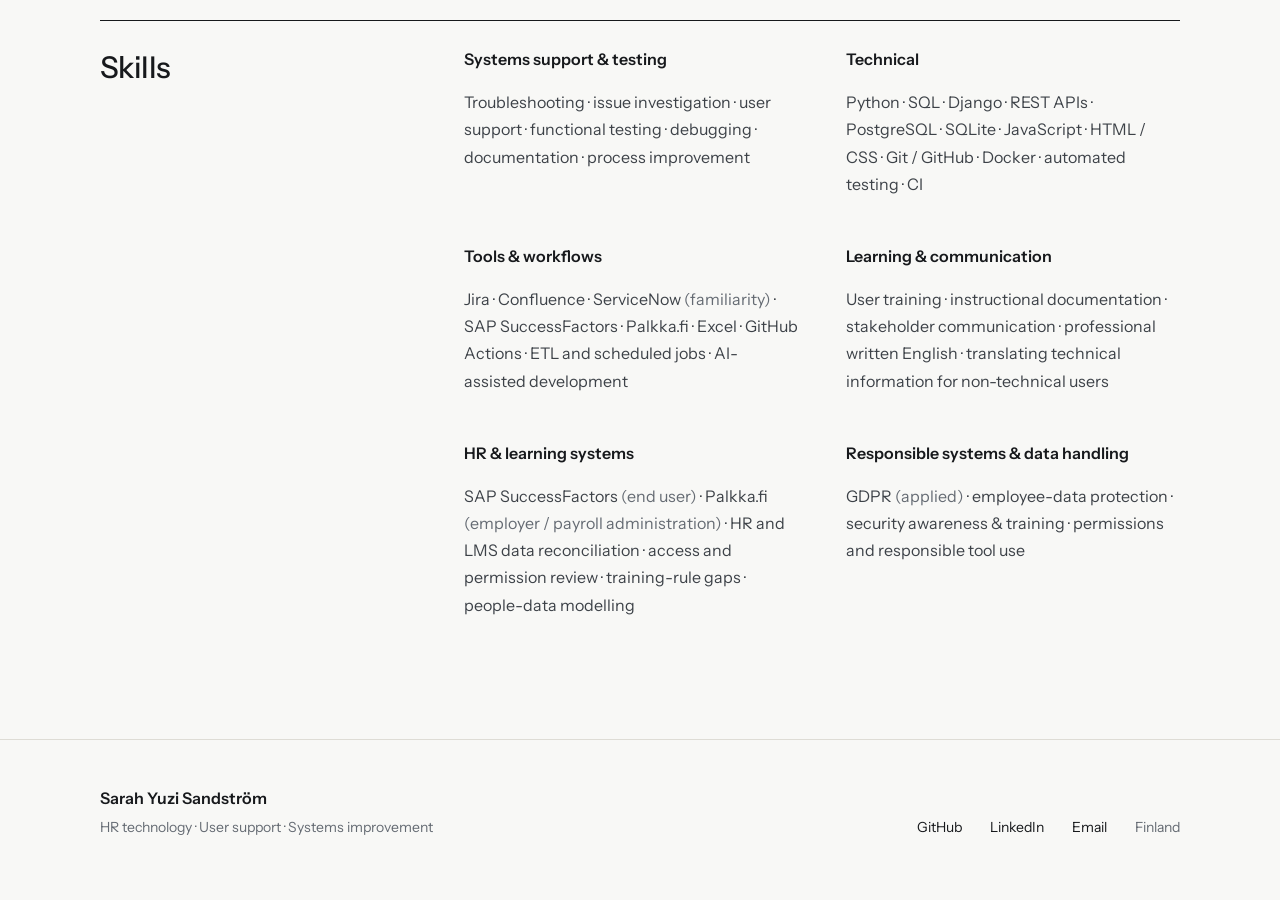
<file: cv/index.html>
<!DOCTYPE html>
<html lang="en">
<head>
<meta charset="utf-8">
<meta name="viewport" content="width=device-width, initial-scale=1">
<title>CV — Sarah Yuzi Sandström</title>
<meta name="description" content="Curriculum vitae of Sarah Yuzi Sandström — HR technology, user support, testing, documentation and systems improvement.">
<link rel="preconnect" href="https://fonts.googleapis.com">
<link rel="preconnect" href="https://fonts.gstatic.com" crossorigin>
<link href="https://fonts.googleapis.com/css2?family=Instrument+Sans:ital,wght@0,400..700;1,400..600&display=swap" rel="stylesheet">
<link rel="stylesheet" href="../styles.css">
</head>
<body>
<main class="page">

<header style="max-width: 1240px; margin: 0 auto; padding: 40px 80px; display: flex; align-items: baseline; justify-content: space-between">
<a href="../" style="font-size: 16px; font-weight: 600; color: #17191C">Sarah Yuzi Sandström</a>
<nav style="display: flex; align-items: baseline; gap: 32px; font-size: 15px">
<a href="../projects/" style="color: #17191C">Projects</a>
<a href="../about/" style="color: #17191C">About</a>
<a href="./" style="color: #17191C; border-bottom: 1px solid #315D8C; padding-bottom: 3px">CV</a>
<span style="width: 1px; height: 14px; background: #D8D7D1"></span>
<a href="https://github.com/yuzi2021" style="color: #656B73">GitHub</a>
<a href="https://www.linkedin.com/in/sarah-sandstr%C3%B6m-17338ab6/" style="color: #656B73">LinkedIn</a>
</nav>
</header>
<div style="max-width: 1240px; margin: 0 auto; padding: 88px 80px 112px">
<h1 style="margin: 0; font-size: 68px; font-weight: 500; letter-spacing: -0.03em; line-height: 1">CV</h1>
<p style="margin: 36px 0 0; max-width: 700px; font-size: 19px; line-height: 1.7; color: #3D4248">A concise overview of my experience, education and current work across HR and learning technology operations — user support, troubleshooting, testing, documentation and practical automation.</p>
<div style="margin-top: 36px"><a href="../documents/Sarah_Sandstrom_CV.pdf" download style="display: inline-block; padding: 14px 24px; background: #315D8C; color: #F8F8F6; font-size: 16px; font-weight: 500; border-radius: 3px">Download PDF ↓</a></div>
<dl style="margin: 56px 0 0; display: grid; gap: 14px; max-width: 520px">
<div style="display: grid; grid-template-columns: 120px minmax(0, 1fr); gap: 24px; align-items: baseline">
<dt style="font-size: 11px; font-weight: 600; letter-spacing: 0.1em; text-transform: uppercase; color: #656B73">Based in</dt>
<dd style="margin: 0; font-size: 16px; color: #17191C">Kauniainen, Finland <span style="color: #656B73">· permanent Finnish residency</span></dd>
</div>
<div style="display: grid; grid-template-columns: 120px minmax(0, 1fr); gap: 24px; align-items: baseline">
<dt style="font-size: 11px; font-weight: 600; letter-spacing: 0.1em; text-transform: uppercase; color: #656B73">Email</dt>
<dd style="margin: 0; font-size: 16px"><a href="mailto:sarahyuzisandstrom@gmail.com">sarahyuzisandstrom@gmail.com</a></dd>
</div>
<div style="display: grid; grid-template-columns: 120px minmax(0, 1fr); gap: 24px; align-items: baseline">
<dt style="font-size: 11px; font-weight: 600; letter-spacing: 0.1em; text-transform: uppercase; color: #656B73">Phone</dt>
<dd style="margin: 0; font-size: 16px"><a href="tel:+358451029420">+358 45 102 9420</a></dd>
</div>
<div style="display: grid; grid-template-columns: 120px minmax(0, 1fr); gap: 24px; align-items: baseline">
<dt style="font-size: 11px; font-weight: 600; letter-spacing: 0.1em; text-transform: uppercase; color: #656B73">Profiles</dt>
<dd style="margin: 0; font-size: 16px"><a href="https://github.com/yuzi2021">GitHub</a> <span style="color: #B4B2A9">·</span> <a href="https://www.linkedin.com/in/sarah-sandstr%C3%B6m-17338ab6/">LinkedIn</a></dd>
</div>
</dl>
</div>
<div style="max-width: 1240px; margin: 0 auto; padding: 0 80px 120px">
<div style="border-top: 1px solid #17191C; padding-top: 28px; display: grid; grid-template-columns: 300px minmax(0, 1fr); gap: 64px">
<h2 style="margin: 0; font-size: 30px; font-weight: 500; letter-spacing: -0.02em">Selected projects</h2>
<div style="max-width: 760px">
<div style="display: grid; grid-template-columns: 200px minmax(0, 1fr); gap: 40px; align-items: baseline; padding: 24px 0; border-top: 1px solid #DEDCD5">
<p style="margin: 0; font-size: 13px; font-weight: 600; letter-spacing: 0.1em; text-transform: uppercase; color: #315D8C; line-height: 1.6">2026 · Learning-systems<br/>operations QA</p>
<div>
<p style="margin: 0; font-size: 19px; font-weight: 600">HR ↔ LMS Reconciler</p>
<p style="margin: 10px 0 0; font-size: 17px; line-height: 1.65; color: #3D4248">A browser-based tool that compares HR and LMS exports and flags records that may need investigation — missing accounts, leavers retaining access, permission mismatches and training-rule gaps — then generates a remediation report. Runs entirely client-side. The focus is operational: identify the issue, give the administrator enough to investigate it, and make a repeated manual check systematic. Built for the kind of problem a learning platform such as Docebo, and an engagement tool such as Peakon, create in day-to-day operations — informed by researching those platforms, not by using them.</p>
<p style="margin: 10px 0 0; font-size: 16px; color: #656B73">Learning systems · troubleshooting · reconciliation · testing · recurring-issue automation</p>
<p style="margin: 14px 0 0; font-size: 16px"><a href="https://yuzi2021.github.io/hr-lms-reconciler/">Live demo ↗</a> <span style="color: #B4B2A9">·</span> <a href="https://github.com/yuzi2021/hr-lms-reconciler">Repository ↗</a></p>
</div>
</div>
<div style="display: grid; grid-template-columns: 200px minmax(0, 1fr); gap: 40px; align-items: baseline; padding: 24px 0; border-top: 1px solid #DEDCD5">
<p style="margin: 0; font-size: 13px; font-weight: 600; letter-spacing: 0.1em; text-transform: uppercase; color: #315D8C; line-height: 1.6">Building, testing<br/>&amp; troubleshooting</p>
<div>
<p style="margin: 0; font-size: 19px; font-weight: 600">SkillPath <span style="font-weight: 400; color: #656B73">· Django / REST API</span></p>
<p style="margin: 10px 0 0; font-size: 17px; line-height: 1.65; color: #3D4248">A University of London Django REST API project over a job-posting dataset: data model, ingestion and validation, API endpoints and automated tests — and diagnosing problems when the pieces did not behave as expected. Grew the test suite to 44 passing tests, verified against PostgreSQL 16 in GitHub Actions CI and containerised with Docker Compose. Now deployed, with a live web UI over the data and interactive API documentation through Swagger and ReDoc.</p>
<p style="margin: 10px 0 0; font-size: 16px; color: #656B73">APIs · testing · debugging · data validation · version control · automation · documentation</p>
<p style="margin: 14px 0 0; font-size: 16px"><a href="https://skillpath-navigator-bji1.onrender.com/app/">Live app ↗</a> <span style="color: #B4B2A9">·</span> <a href="https://skillpath-navigator-bji1.onrender.com/">API &amp; docs ↗</a></p>
<p style="margin: 10px 0 0; font-size: 16px; color: #656B73">Repository not public</p>
</div>
</div>
<div style="display: grid; grid-template-columns: 200px minmax(0, 1fr); gap: 40px; align-items: baseline; padding: 24px 0; border-top: 1px solid #DEDCD5">
<p style="margin: 0; font-size: 13px; font-weight: 600; letter-spacing: 0.1em; text-transform: uppercase; color: #315D8C; line-height: 1.6">Automation<br/>&amp; AI tooling</p>
<div>
<p style="margin: 0; font-size: 19px; font-weight: 600">Career-digest automation <span style="font-weight: 400; color: #656B73">· GitHub Actions + AI</span></p>
<p style="margin: 10px 0 0; font-size: 17px; line-height: 1.65; color: #3D4248">A scheduled GitHub Actions and AI agent that monitors job postings and drafts summaries — practical automation that reduces manual, repetitive work.</p>
<p style="margin: 10px 0 0; font-size: 16px; color: #656B73">Automation · recurring-issue reduction · AI tools</p>
<p style="margin: 14px 0 0; font-size: 16px"><a href="https://github.com/yuzi2021/ai-digest-agent-demo">Repository ↗</a></p>
</div>
</div>
<div style="display: grid; grid-template-columns: 200px minmax(0, 1fr); gap: 40px; align-items: baseline; padding: 24px 0; border-top: 1px solid #DEDCD5; border-bottom: 1px solid #DEDCD5">
<p style="margin: 0; font-size: 13px; font-weight: 600; letter-spacing: 0.1em; text-transform: uppercase; color: #315D8C; line-height: 1.6">Documentation<br/>&amp; training</p>
<div>
<p style="margin: 0; font-size: 19px; font-weight: 600">GDPR guide &amp; staff workshop</p>
<p style="margin: 10px 0 0; font-size: 17px; line-height: 1.65; color: #3D4248">Created a practical GDPR guide and a staff workshop translating complex requirements into usable guidance for non-specialists.</p>
<p style="margin: 10px 0 0; font-size: 16px; color: #656B73">Documentation · training · translating complexity for end users</p>
<p style="margin: 14px 0 0; font-size: 16px"><a href="https://www.theseus.fi/items/0a0d6240-02af-46a7-a733-f4bae8005e5d">Published ↗</a></p>
</div>
</div>
<p style="margin: 28px 0 0; font-size: 16px; line-height: 1.7; color: #3D4248"><span style="font-weight: 600">Responsible systems mindset</span> <span style="color: #B4B2A9">·</span> Previous work in data protection and security-awareness projects made me attentive to permissions, personal data, documentation and responsible tool use — one part of good system administration, not the whole job. <a href="https://github.com/yuzi2021/grc-vendor-assessment-demo">Vendor-assessment demo ↗</a></p>
</div>
</div>
</div>
<div style="max-width: 1240px; margin: 0 auto; padding: 0 80px 120px">
<div style="border-top: 1px solid #17191C; padding-top: 28px; display: grid; grid-template-columns: 300px minmax(0, 1fr); gap: 64px">
<h2 style="margin: 0; font-size: 30px; font-weight: 500; letter-spacing: -0.02em">Experience</h2>
<div style="max-width: 760px">
<div style="display: grid; grid-template-columns: 200px minmax(0, 1fr); gap: 40px; align-items: baseline; padding: 24px 0; border-top: 1px solid #DEDCD5">
<p style="margin: 0; font-size: 15px; color: #656B73">2022–2024</p>
<div>
<p style="margin: 0; font-size: 19px; font-weight: 600">Teacher Assistant</p>
<p style="margin: 8px 0 0; font-size: 16px; color: #656B73">Pilke Päiväkodit · Finland</p>
<p style="margin: 16px 0 0; font-size: 17px; line-height: 1.65; color: #3D4248">Clarified and resolved issues independently for colleagues and families in a fast-moving service environment. Wrote practical instructions for users with varying technical confidence. Designed and delivered staff learning on data protection, information security and responsible use of digital tools.</p>
</div>
</div>
<div style="display: grid; grid-template-columns: 200px minmax(0, 1fr); gap: 40px; align-items: baseline; padding: 24px 0; border-top: 1px solid #DEDCD5">
<p style="margin: 0; font-size: 15px; color: #656B73">2024–2026</p>
<div>
<p style="margin: 0; font-size: 19px; font-weight: 600">Privacy &amp; Digital-Workplace Development Project</p>
<p style="margin: 16px 0 0; font-size: 17px; line-height: 1.65; color: #3D4248">Investigated digital-tool and information-handling problems with staff, management, IT and a Data Protection Officer. Produced a 57-page staff guide and training materials, translating complex requirements into clear instructions.</p>
</div>
</div>
<div style="display: grid; grid-template-columns: 200px minmax(0, 1fr); gap: 40px; align-items: baseline; padding: 24px 0; border-top: 1px solid #DEDCD5; border-bottom: 1px solid #DEDCD5">
<p style="margin: 0; font-size: 15px; color: #656B73">2013–2022</p>
<div>
<p style="margin: 0; font-size: 19px; font-weight: 600">Educator / Pedagogy Consultant</p>
<p style="margin: 8px 0 0; font-size: 16px; color: #656B73">International schools &amp; education technology</p>
<p style="margin: 16px 0 0; font-size: 17px; line-height: 1.65; color: #3D4248">Supported users across classroom, online and technology-supported learning, adapting explanations to each audience. Developed learning materials, documented processes and collaborated across multicultural teams.</p>
<p style="margin: 12px 0 0; font-size: 17px; line-height: 1.65; color: #3D4248">At LingoAce, automated the reporting system, reducing reporting time by 70%.</p>
</div>
</div>
</div>
</div>
</div>
<div style="max-width: 1240px; margin: 0 auto; padding: 0 80px 120px">
<div style="border-top: 1px solid #17191C; padding-top: 28px; display: grid; grid-template-columns: 300px minmax(0, 1fr); gap: 64px">
<h2 style="margin: 0; font-size: 30px; font-weight: 500; letter-spacing: -0.02em; line-height: 1.25">HR systems used</h2>
<div style="max-width: 760px">
<div style="display: grid; grid-template-columns: 200px minmax(0, 1fr); gap: 40px; align-items: baseline; padding: 24px 0; border-top: 1px solid #DEDCD5">
<p style="margin: 0; font-size: 15px; color: #656B73">End user</p>
<div>
<p style="margin: 0; font-size: 19px; font-weight: 600">SAP SuccessFactors</p>
<p style="margin: 10px 0 0; font-size: 17px; line-height: 1.65; color: #3D4248">Used as an employee across learning and training, personal information, development and other HR processes.</p>
</div>
</div>
<div style="display: grid; grid-template-columns: 200px minmax(0, 1fr); gap: 40px; align-items: baseline; padding: 24px 0; border-top: 1px solid #DEDCD5; border-bottom: 1px solid #DEDCD5">
<p style="margin: 0; font-size: 15px; color: #656B73">Administration</p>
<div>
<p style="margin: 0; font-size: 19px; font-weight: 600">Palkka.fi</p>
<p style="margin: 10px 0 0; font-size: 17px; line-height: 1.65; color: #3D4248">Payroll and employer administration for a small business, including employee records and recurring processes.</p>
</div>
</div>
<p style="margin: 24px 0 0; font-size: 16px; line-height: 1.7; color: #656B73">Have practical experience using HR-related systems including SAP SuccessFactors and Palkka.fi. Not HRIS-administrator experience — but a real appreciation of how much small system and data issues matter to the people trying to complete everyday HR tasks.</p>
</div>
</div>
</div>
<div style="max-width: 1240px; margin: 0 auto; padding: 0 80px 120px">
<div style="border-top: 1px solid #17191C; padding-top: 28px; display: grid; grid-template-columns: 300px minmax(0, 1fr); gap: 64px">
<h2 style="margin: 0; font-size: 30px; font-weight: 500; letter-spacing: -0.02em">Education &amp; credentials</h2>
<div style="max-width: 760px">
<div style="display: grid; grid-template-columns: 200px minmax(0, 1fr); gap: 40px; align-items: baseline; padding: 22px 0; border-top: 1px solid #DEDCD5">
<p style="margin: 0; font-size: 15px; color: #656B73">Expected Sep 2027</p>
<div>
<p style="margin: 0; font-size: 19px; font-weight: 600">BSc Computer Science</p>
<p style="margin: 8px 0 0; font-size: 17px; line-height: 1.6; color: #3D4248">University of London / Goldsmiths <span style="color: #B4B2A9">·</span> Web development, databases, APIs, software testing, machine learning</p>
</div>
</div>
<div style="display: grid; grid-template-columns: 200px minmax(0, 1fr); gap: 40px; align-items: baseline; padding: 22px 0; border-top: 1px solid #DEDCD5">
<p style="margin: 0; font-size: 15px; color: #656B73">2025</p>
<div>
<p style="margin: 0; font-size: 19px; font-weight: 600">Master's studies in Changing Education</p>
<p style="margin: 8px 0 0; font-size: 17px; color: #3D4248">University of Helsinki</p>
</div>
</div>
<div style="display: grid; grid-template-columns: 200px minmax(0, 1fr); gap: 40px; align-items: baseline; padding: 22px 0; border-top: 1px solid #DEDCD5">
<p style="margin: 0; font-size: 15px; color: #656B73">2019</p>
<div>
<p style="margin: 0; font-size: 19px; font-weight: 600">MA English Studies &amp; Subject Teacher Training</p>
<p style="margin: 8px 0 0; font-size: 17px; color: #3D4248">University of Helsinki</p>
</div>
</div>
<div style="display: grid; grid-template-columns: 200px minmax(0, 1fr); gap: 40px; align-items: baseline; padding: 22px 0; border-top: 1px solid #DEDCD5; border-bottom: 1px solid #DEDCD5">
<p style="margin: 0; font-size: 15px; color: #656B73">2013</p>
<div>
<p style="margin: 0; font-size: 19px; font-weight: 600">BA English Studies for Teaching</p>
<p style="margin: 8px 0 0; font-size: 17px; color: #3D4248">University of Buckingham · First Class Honours</p>
</div>
</div>
<p style="margin: 28px 0 0; font-size: 16px; line-height: 1.7; color: #3D4248"><span style="font-weight: 600">Languages</span> <span style="color: #B4B2A9">·</span> Mandarin (native) <span style="color: #B4B2A9">·</span> English (full professional) <span style="color: #B4B2A9">·</span> Finnish (basic to pre-intermediate) <span style="color: #B4B2A9">·</span> Swedish (elementary)</p>
</div>
</div>
</div>
<div style="max-width: 1240px; margin: 0 auto; padding: 0 80px 120px">
<div style="border-top: 1px solid #17191C; padding-top: 28px; display: grid; grid-template-columns: 300px minmax(0, 1fr); gap: 64px">
<h2 style="margin: 0; font-size: 30px; font-weight: 500; letter-spacing: -0.02em">Publication</h2>
<div style="max-width: 760px; border-top: 1px solid #DEDCD5; border-bottom: 1px solid #DEDCD5; padding: 24px 0">
<p style="margin: 0; font-size: 19px; font-weight: 600; line-height: 1.4">From Playgrounds to Pixels: Navigating Data Privacy and Ethical App Selection in Early Childhood Education</p>
<p style="margin: 12px 0 0; font-size: 17px; line-height: 1.6; color: #3D4248">Nakou Zoi, Rashmi Purna Venkatesh, Yu Zi <span style="color: #B4B2A9">·</span> Laurea University of Applied Sciences, 2024</p>
<p style="margin: 14px 0 0; font-size: 16px"><a href="https://www.theseus.fi/items/0a0d6240-02af-46a7-a733-f4bae8005e5d">Published page ↗</a> <span style="color: #B4B2A9">·</span> <a href="https://www.theseus.fi/bitstream/10024/859284/4/Venkatesh_Zi_Zoi.pdf">PDF ↗</a></p>
</div>
</div>
</div>
<div style="max-width: 1240px; margin: 0 auto; padding: 0 80px 120px">
<div style="border-top: 1px solid #17191C; padding-top: 28px; display: grid; grid-template-columns: 300px minmax(0, 1fr); gap: 64px">
<h2 style="margin: 0; font-size: 30px; font-weight: 500; letter-spacing: -0.02em">Skills</h2>
<div style="display: grid; grid-template-columns: repeat(2, minmax(0, 1fr)); gap: 48px; max-width: 760px">
<div>
<h3 style="margin: 0 0 20px; font-size: 16px; font-weight: 600">Systems support &amp; testing</h3>
<p style="margin: 0; font-size: 16px; line-height: 1.7; color: #3D4248">Troubleshooting · issue investigation · user support · functional testing · debugging · documentation · process improvement</p>
</div>
<div>
<h3 style="margin: 0 0 20px; font-size: 16px; font-weight: 600">Technical</h3>
<p style="margin: 0; font-size: 16px; line-height: 1.7; color: #3D4248">Python · SQL · Django · REST APIs · PostgreSQL · SQLite · JavaScript · HTML / CSS · Git / GitHub · Docker · automated testing · CI</p>
</div>
<div>
<h3 style="margin: 0 0 20px; font-size: 16px; font-weight: 600">Tools &amp; workflows</h3>
<p style="margin: 0; font-size: 16px; line-height: 1.7; color: #3D4248">Jira · Confluence · ServiceNow <span style="color: #656B73">(familiarity)</span> · SAP SuccessFactors · Palkka.fi · Excel · GitHub Actions · ETL and scheduled jobs · AI-assisted development</p>
</div>
<div>
<h3 style="margin: 0 0 20px; font-size: 16px; font-weight: 600">Learning &amp; communication</h3>
<p style="margin: 0; font-size: 16px; line-height: 1.7; color: #3D4248">User training · instructional documentation · stakeholder communication · professional written English · translating technical information for non-technical users</p>
</div>
<div>
<h3 style="margin: 0 0 20px; font-size: 16px; font-weight: 600">HR &amp; learning systems</h3>
<p style="margin: 0; font-size: 16px; line-height: 1.7; color: #3D4248">SAP SuccessFactors <span style="color: #656B73">(end user)</span> · Palkka.fi <span style="color: #656B73">(employer / payroll administration)</span> · HR and LMS data reconciliation · access and permission review · training-rule gaps · people-data modelling</p>
</div>
<div>
<h3 style="margin: 0 0 20px; font-size: 16px; font-weight: 600">Responsible systems &amp; data handling</h3>
<p style="margin: 0; font-size: 16px; line-height: 1.7; color: #3D4248">GDPR <span style="color: #656B73">(applied)</span> · employee-data protection · security awareness &amp; training · permissions and responsible tool use</p>
</div>
</div>
</div>
</div>
<footer style="border-top: 1px solid #DEDCD5">
<div style="max-width: 1240px; margin: 0 auto; padding: 48px 80px 64px; display: flex; align-items: flex-end; justify-content: space-between; gap: 48px">
<div>
<p style="margin: 0; font-size: 16px; font-weight: 600">Sarah Yuzi Sandström</p>
<p style="margin: 10px 0 0; font-size: 14px; color: #656B73">HR technology · User support · Systems improvement</p>
</div>
<div style="display: flex; align-items: baseline; gap: 28px; font-size: 14px">
<a href="https://github.com/yuzi2021" style="color: #17191C">GitHub</a>
<a href="https://www.linkedin.com/in/sarah-sandstr%C3%B6m-17338ab6/" style="color: #17191C">LinkedIn</a>
<a href="mailto:sarahyuzisandstrom@gmail.com" style="color: #17191C">Email</a>
<span style="color: #656B73">Finland</span>
</div>
</div>
</footer>

</main>
</body>
</html>
</file>
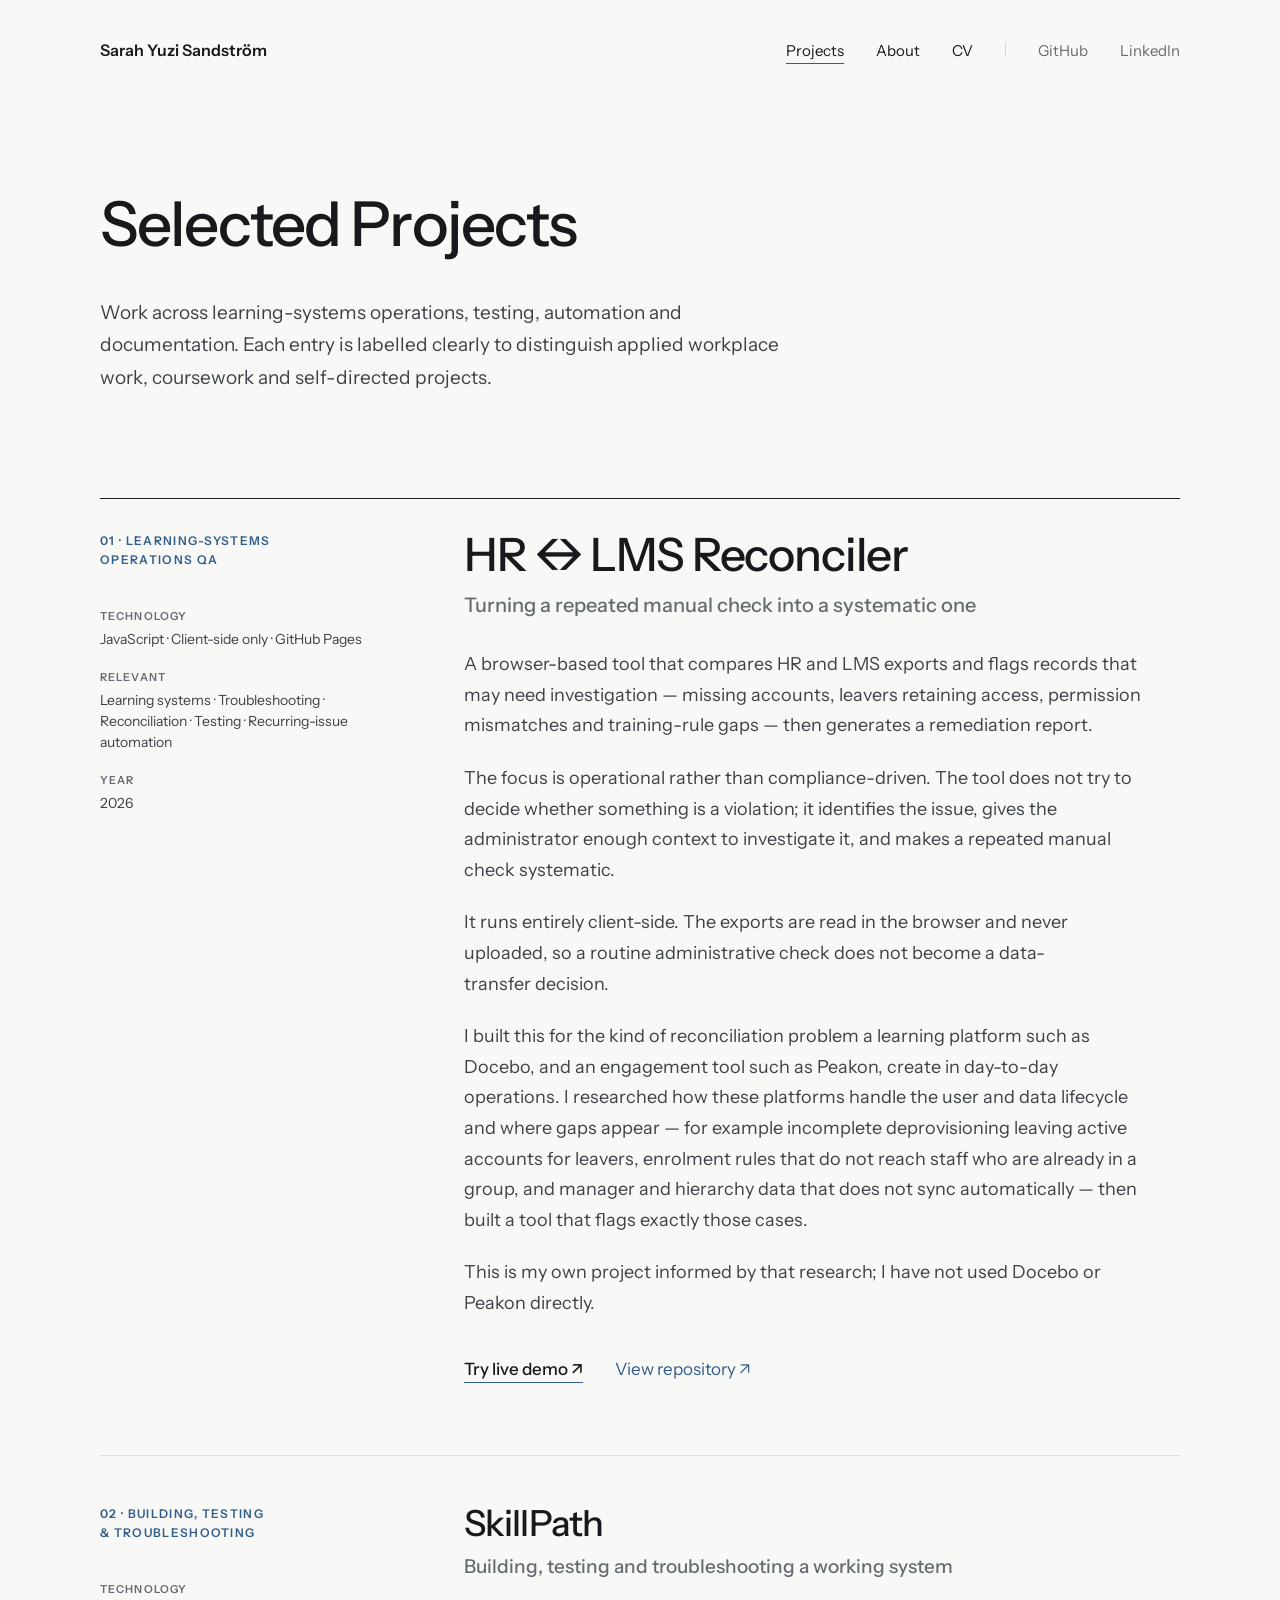
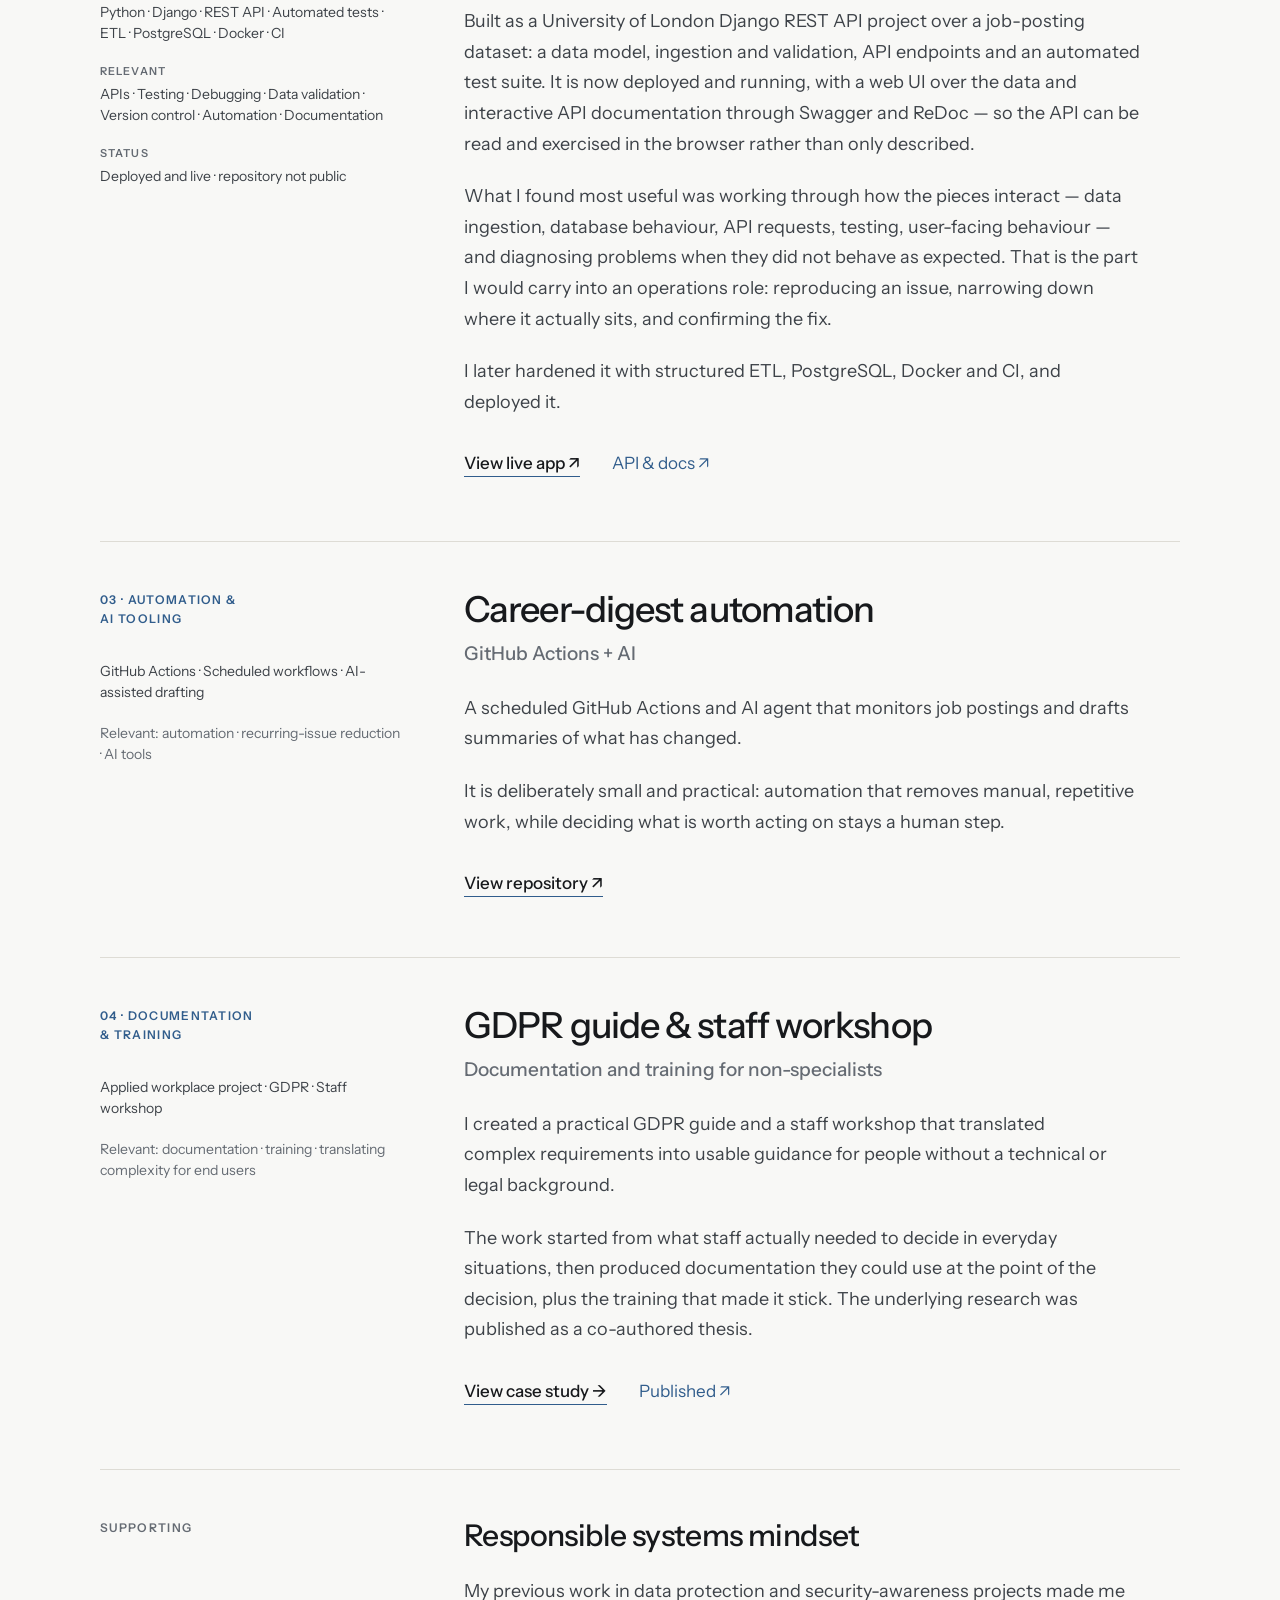
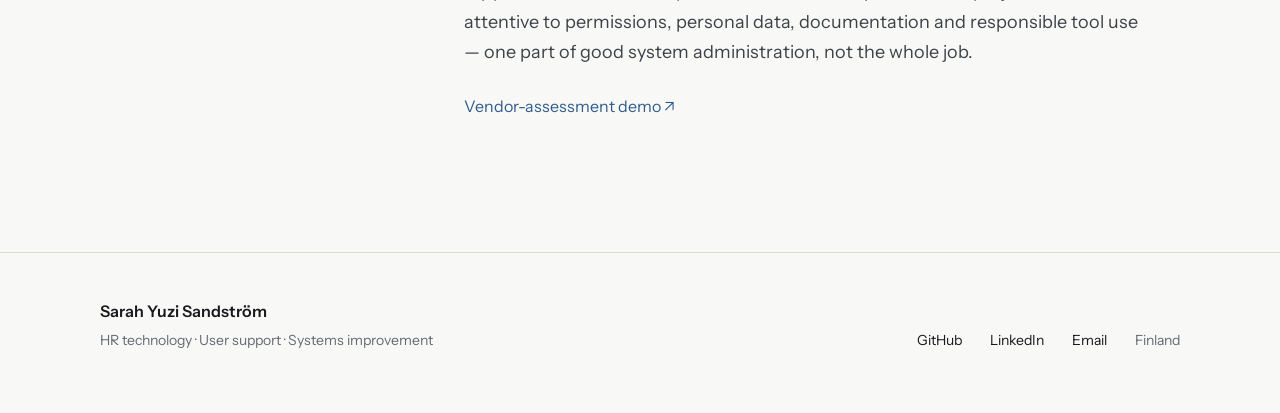
<file: projects/index.html>
<!DOCTYPE html>
<html lang="en">
<head>
<meta charset="utf-8">
<meta name="viewport" content="width=device-width, initial-scale=1">
<title>Projects — Sarah Yuzi Sandström</title>
<meta name="description" content="Learning-systems operations, testing, automation and documentation projects by Sarah Yuzi Sandström.">
<link rel="preconnect" href="https://fonts.googleapis.com">
<link rel="preconnect" href="https://fonts.gstatic.com" crossorigin>
<link href="https://fonts.googleapis.com/css2?family=Instrument+Sans:ital,wght@0,400..700;1,400..600&display=swap" rel="stylesheet">
<link rel="stylesheet" href="../styles.css">
</head>
<body>
<main class="page">

<header style="max-width: 1240px; margin: 0 auto; padding: 40px 80px; display: flex; align-items: baseline; justify-content: space-between">
<a href="../" style="font-size: 16px; font-weight: 600; color: #17191C">Sarah Yuzi Sandström</a>
<nav style="display: flex; align-items: baseline; gap: 32px; font-size: 15px">
<a href="./" style="color: #17191C; border-bottom: 1px solid #315D8C; padding-bottom: 3px">Projects</a>
<a href="../about/" style="color: #17191C">About</a>
<a href="../cv/" style="color: #17191C">CV</a>
<span style="width: 1px; height: 14px; background: #D8D7D1"></span>
<a href="https://github.com/yuzi2021" style="color: #656B73">GitHub</a>
<a href="https://www.linkedin.com/in/sarah-sandstr%C3%B6m-17338ab6/" style="color: #656B73">LinkedIn</a>
</nav>
</header>
<div style="max-width: 1240px; margin: 0 auto; padding: 88px 80px 104px">
<h1 style="margin: 0; font-size: 62px; font-weight: 500; letter-spacing: -0.03em; line-height: 1.05">Selected Projects</h1>
<p style="margin: 40px 0 0; max-width: 720px; font-size: 19px; line-height: 1.7; color: #3D4248; text-wrap: pretty">Work across learning-systems operations, testing, automation and documentation. Each entry is labelled clearly to distinguish applied workplace work, coursework and self-directed projects.</p>
</div>
<div style="max-width: 1240px; margin: 0 auto; padding: 0 80px 128px">
<article style="display: grid; grid-template-columns: 300px minmax(0, 1fr); gap: 64px; padding: 32px 0 72px; border-top: 1px solid #17191C">
<div>
<p style="margin: 0; font-size: 12px; font-weight: 600; letter-spacing: 0.11em; text-transform: uppercase; color: #315D8C; line-height: 1.6">01 · Learning-systems<br/>operations QA</p>
<dl style="margin: 40px 0 0; display: grid; gap: 20px">
<div>
<dt style="font-size: 11px; font-weight: 600; letter-spacing: 0.1em; text-transform: uppercase; color: #656B73">Technology</dt>
<dd style="margin: 6px 0 0; font-size: 14px; line-height: 1.5; color: #3D4248">JavaScript · Client-side only · GitHub Pages</dd>
</div>
<div>
<dt style="font-size: 11px; font-weight: 600; letter-spacing: 0.1em; text-transform: uppercase; color: #656B73">Relevant</dt>
<dd style="margin: 6px 0 0; font-size: 14px; line-height: 1.5; color: #3D4248">Learning systems · Troubleshooting · Reconciliation · Testing · Recurring-issue automation</dd>
</div>
<div>
<dt style="font-size: 11px; font-weight: 600; letter-spacing: 0.1em; text-transform: uppercase; color: #656B73">Year</dt>
<dd style="margin: 6px 0 0; font-size: 14px; line-height: 1.5; color: #3D4248">2026</dd>
</div>
</dl>
</div>
<div>
<h2 style="margin: 0; font-size: 46px; font-weight: 500; letter-spacing: -0.025em; line-height: 1.05">HR ↔ LMS Reconciler</h2>
<p style="margin: 14px 0 0; font-size: 20px; font-weight: 500; color: #656B73">Turning a repeated manual check into a systematic one</p>
<p style="margin: 32px 0 0; max-width: 680px; font-size: 18px; line-height: 1.7; color: #3D4248; text-wrap: pretty">A browser-based tool that compares HR and LMS exports and flags records that may need investigation — missing accounts, leavers retaining access, permission mismatches and training-rule gaps — then generates a remediation report.</p>
<p style="margin: 22px 0 0; max-width: 680px; font-size: 18px; line-height: 1.7; color: #3D4248; text-wrap: pretty">The focus is operational rather than compliance-driven. The tool does not try to decide whether something is a violation; it identifies the issue, gives the administrator enough context to investigate it, and makes a repeated manual check systematic.</p>
<p style="margin: 22px 0 0; max-width: 680px; font-size: 18px; line-height: 1.7; color: #3D4248; text-wrap: pretty">It runs entirely client-side. The exports are read in the browser and never uploaded, so a routine administrative check does not become a data-transfer decision.</p>
<p style="margin: 22px 0 0; max-width: 680px; font-size: 18px; line-height: 1.7; color: #3D4248; text-wrap: pretty">I built this for the kind of reconciliation problem a learning platform such as Docebo, and an engagement tool such as Peakon, create in day-to-day operations. I researched how these platforms handle the user and data lifecycle and where gaps appear — for example incomplete deprovisioning leaving active accounts for leavers, enrolment rules that do not reach staff who are already in a group, and manager and hierarchy data that does not sync automatically — then built a tool that flags exactly those cases.</p>
<p style="margin: 22px 0 0; max-width: 680px; font-size: 18px; line-height: 1.7; color: #3D4248; text-wrap: pretty">This is my own project informed by that research; I have not used Docebo or Peakon directly.</p>
<div style="margin-top: 40px; display: flex; align-items: baseline; gap: 32px">
<a href="https://yuzi2021.github.io/hr-lms-reconciler/" style="font-size: 17px; font-weight: 500; color: #17191C; border-bottom: 1px solid #315D8C; padding-bottom: 3px">Try live demo ↗</a>
<a href="https://github.com/yuzi2021/hr-lms-reconciler" style="font-size: 17px; color: #315D8C">View repository ↗</a>
</div>
</div>
</article>
<article style="display: grid; grid-template-columns: 300px minmax(0, 1fr); gap: 64px; padding: 48px 0 64px; border-top: 1px solid #DEDCD5">
<div>
<p style="margin: 0; font-size: 12px; font-weight: 600; letter-spacing: 0.11em; text-transform: uppercase; color: #315D8C; line-height: 1.6">02 · Building, testing<br/>&amp; troubleshooting</p>
<dl style="margin: 40px 0 0; display: grid; gap: 20px">
<div>
<dt style="font-size: 11px; font-weight: 600; letter-spacing: 0.1em; text-transform: uppercase; color: #656B73">Technology</dt>
<dd style="margin: 6px 0 0; font-size: 14px; line-height: 1.5; color: #3D4248">Python · Django · REST API · Automated tests · ETL · PostgreSQL · Docker · CI</dd>
</div>
<div>
<dt style="font-size: 11px; font-weight: 600; letter-spacing: 0.1em; text-transform: uppercase; color: #656B73">Relevant</dt>
<dd style="margin: 6px 0 0; font-size: 14px; line-height: 1.5; color: #3D4248">APIs · Testing · Debugging · Data validation · Version control · Automation · Documentation</dd>
</div>
<div>
<dt style="font-size: 11px; font-weight: 600; letter-spacing: 0.1em; text-transform: uppercase; color: #656B73">Status</dt>
<dd style="margin: 6px 0 0; font-size: 14px; line-height: 1.5; color: #3D4248">Deployed and live · repository not public</dd>
</div>
</dl>
</div>
<div>
<h2 style="margin: 0; font-size: 36px; font-weight: 500; letter-spacing: -0.025em; line-height: 1.1">SkillPath</h2>
<p style="margin: 12px 0 0; font-size: 19px; font-weight: 500; color: #656B73">Building, testing and troubleshooting a working system</p>
<p style="margin: 28px 0 0; max-width: 680px; font-size: 18px; line-height: 1.7; color: #3D4248; text-wrap: pretty">Built as a University of London Django REST API project over a job-posting dataset: a data model, ingestion and validation, API endpoints and an automated test suite. It is now deployed and running, with a web UI over the data and interactive API documentation through Swagger and ReDoc — so the API can be read and exercised in the browser rather than only described.</p>
<p style="margin: 22px 0 0; max-width: 680px; font-size: 18px; line-height: 1.7; color: #3D4248; text-wrap: pretty">What I found most useful was working through how the pieces interact — data ingestion, database behaviour, API requests, testing, user-facing behaviour — and diagnosing problems when they did not behave as expected. That is the part I would carry into an operations role: reproducing an issue, narrowing down where it actually sits, and confirming the fix.</p>
<p style="margin: 22px 0 0; max-width: 680px; font-size: 18px; line-height: 1.7; color: #3D4248; text-wrap: pretty">I later hardened it with structured ETL, PostgreSQL, Docker and CI, and deployed it.</p>
<div style="margin-top: 36px; display: flex; align-items: baseline; gap: 32px">
<a href="https://skillpath-navigator-bji1.onrender.com/app/" style="font-size: 17px; font-weight: 500; color: #17191C; border-bottom: 1px solid #315D8C; padding-bottom: 3px">View live app ↗</a>
<a href="https://skillpath-navigator-bji1.onrender.com/" style="font-size: 17px; color: #315D8C">API &amp; docs ↗</a>
</div>
</div>
</article>
<article style="display: grid; grid-template-columns: 300px minmax(0, 1fr); gap: 64px; padding: 48px 0 64px; border-top: 1px solid #DEDCD5">
<div>
<p style="margin: 0; font-size: 12px; font-weight: 600; letter-spacing: 0.11em; text-transform: uppercase; color: #315D8C; line-height: 1.6">03 · Automation &amp;<br/>AI tooling</p>
<p style="margin: 32px 0 0; font-size: 14px; line-height: 1.5; color: #3D4248">GitHub Actions · Scheduled workflows · AI-assisted drafting</p>
<p style="margin: 20px 0 0; font-size: 14px; line-height: 1.5; color: #656B73">Relevant: automation · recurring-issue reduction · AI tools</p>
</div>
<div>
<h2 style="margin: 0; font-size: 36px; font-weight: 500; letter-spacing: -0.025em; line-height: 1.1">Career-digest automation</h2>
<p style="margin: 12px 0 0; font-size: 19px; font-weight: 500; color: #656B73">GitHub Actions + AI</p>
<p style="margin: 28px 0 0; max-width: 680px; font-size: 18px; line-height: 1.7; color: #3D4248; text-wrap: pretty">A scheduled GitHub Actions and AI agent that monitors job postings and drafts summaries of what has changed.</p>
<p style="margin: 22px 0 0; max-width: 680px; font-size: 18px; line-height: 1.7; color: #3D4248; text-wrap: pretty">It is deliberately small and practical: automation that removes manual, repetitive work, while deciding what is worth acting on stays a human step.</p>
<div style="margin-top: 36px">
<a href="https://github.com/yuzi2021/ai-digest-agent-demo" style="font-size: 17px; font-weight: 500; color: #17191C; border-bottom: 1px solid #315D8C; padding-bottom: 3px">View repository ↗</a>
</div>
</div>
</article>
<article style="display: grid; grid-template-columns: 300px minmax(0, 1fr); gap: 64px; padding: 48px 0 64px; border-top: 1px solid #DEDCD5">
<div>
<p style="margin: 0; font-size: 12px; font-weight: 600; letter-spacing: 0.11em; text-transform: uppercase; color: #315D8C; line-height: 1.6">04 · Documentation<br/>&amp; training</p>
<p style="margin: 32px 0 0; font-size: 14px; line-height: 1.5; color: #3D4248">Applied workplace project · GDPR · Staff workshop</p>
<p style="margin: 20px 0 0; font-size: 14px; line-height: 1.5; color: #656B73">Relevant: documentation · training · translating complexity for end users</p>
</div>
<div>
<h2 style="margin: 0; font-size: 36px; font-weight: 500; letter-spacing: -0.025em; line-height: 1.1">GDPR guide &amp; staff workshop</h2>
<p style="margin: 12px 0 0; font-size: 19px; font-weight: 500; color: #656B73">Documentation and training for non-specialists</p>
<p style="margin: 28px 0 0; max-width: 680px; font-size: 18px; line-height: 1.7; color: #3D4248; text-wrap: pretty">I created a practical GDPR guide and a staff workshop that translated complex requirements into usable guidance for people without a technical or legal background.</p>
<p style="margin: 22px 0 0; max-width: 680px; font-size: 18px; line-height: 1.7; color: #3D4248; text-wrap: pretty">The work started from what staff actually needed to decide in everyday situations, then produced documentation they could use at the point of the decision, plus the training that made it stick. The underlying research was published as a co-authored thesis.</p>
<div style="margin-top: 36px; display: flex; align-items: baseline; gap: 32px">
<a href="privacy-security-awareness/" style="font-size: 17px; font-weight: 500; color: #17191C; border-bottom: 1px solid #315D8C; padding-bottom: 3px">View case study →</a>
<a href="https://www.theseus.fi/items/0a0d6240-02af-46a7-a733-f4bae8005e5d" style="font-size: 17px; color: #315D8C">Published ↗</a>
</div>
</div>
</article>
<article style="display: grid; grid-template-columns: 300px minmax(0, 1fr); gap: 64px; padding: 48px 0 8px; border-top: 1px solid #DEDCD5">
<div>
<p style="margin: 0; font-size: 12px; font-weight: 600; letter-spacing: 0.11em; text-transform: uppercase; color: #656B73; line-height: 1.6">Supporting</p>
</div>
<div>
<h2 style="margin: 0; font-size: 30px; font-weight: 500; letter-spacing: -0.02em; line-height: 1.2">Responsible systems mindset</h2>
<p style="margin: 22px 0 0; max-width: 680px; font-size: 18px; line-height: 1.7; color: #3D4248; text-wrap: pretty">My previous work in data protection and security-awareness projects made me attentive to permissions, personal data, documentation and responsible tool use — one part of good system administration, not the whole job.</p>
<div style="margin-top: 28px">
<a href="https://github.com/yuzi2021/grc-vendor-assessment-demo" style="font-size: 16px; color: #315D8C">Vendor-assessment demo ↗</a>
</div>
</div>
</article>
</div>
<footer style="border-top: 1px solid #DEDCD5">
<div style="max-width: 1240px; margin: 0 auto; padding: 48px 80px 64px; display: flex; align-items: flex-end; justify-content: space-between; gap: 48px">
<div>
<p style="margin: 0; font-size: 16px; font-weight: 600">Sarah Yuzi Sandström</p>
<p style="margin: 10px 0 0; font-size: 14px; color: #656B73">HR technology · User support · Systems improvement</p>
</div>
<div style="display: flex; align-items: baseline; gap: 28px; font-size: 14px">
<a href="https://github.com/yuzi2021" style="color: #17191C">GitHub</a>
<a href="https://www.linkedin.com/in/sarah-sandstr%C3%B6m-17338ab6/" style="color: #17191C">LinkedIn</a>
<a href="mailto:sarahyuzisandstrom@gmail.com" style="color: #17191C">Email</a>
<span style="color: #656B73">Finland</span>
</div>
</div>
</footer>

</main>
</body>
</html>
</file>
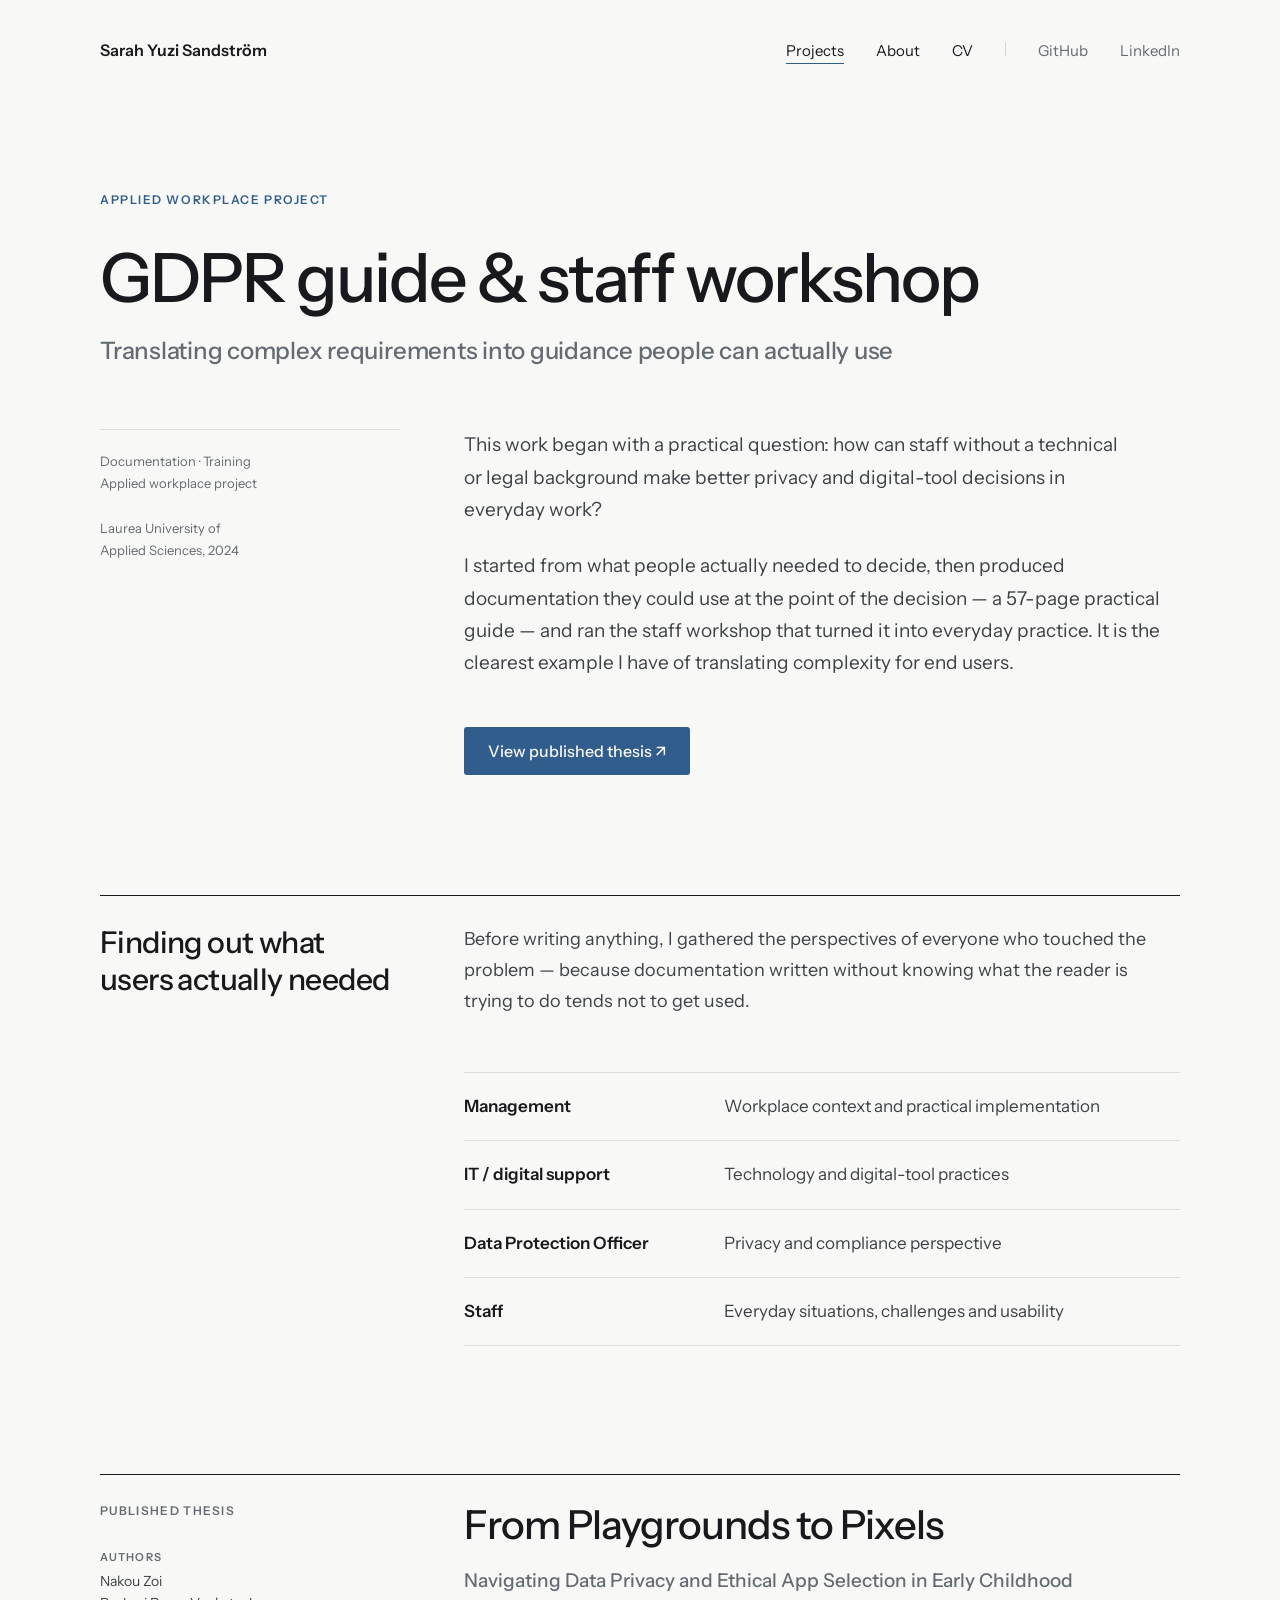
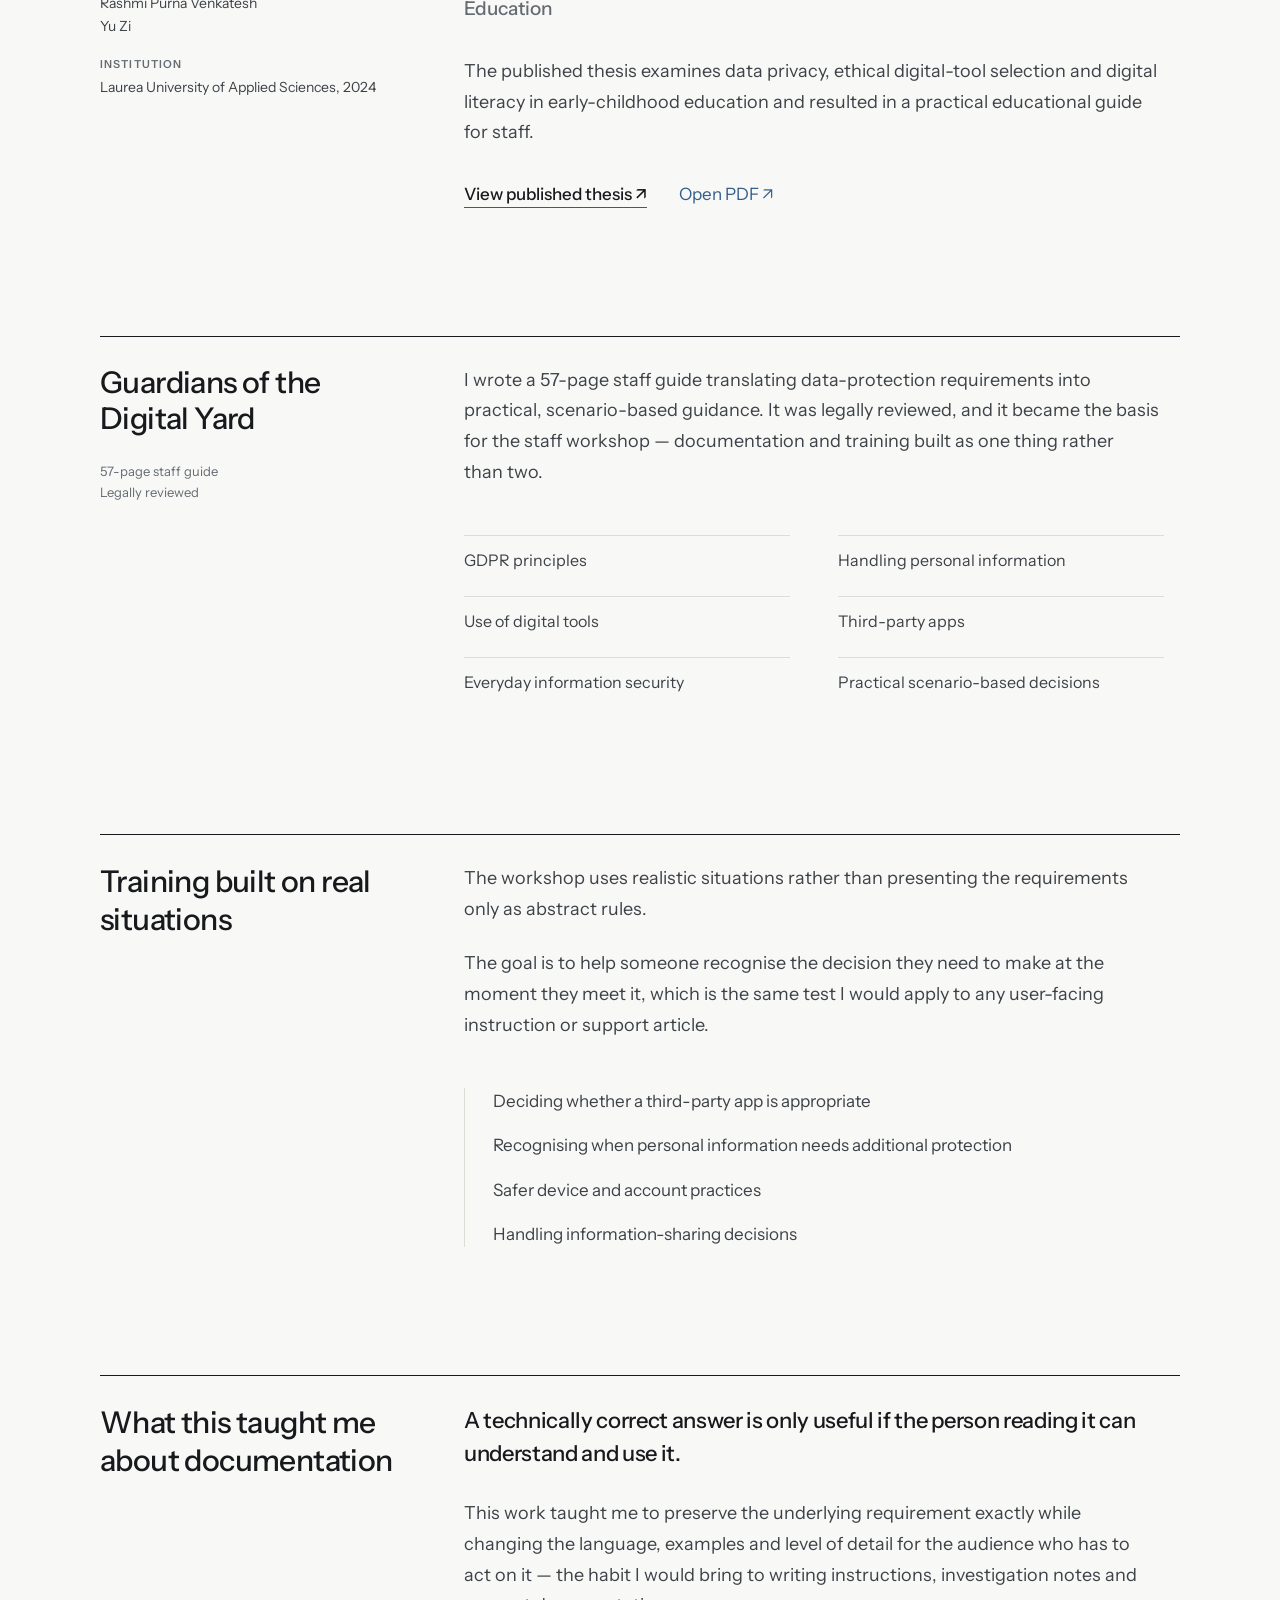
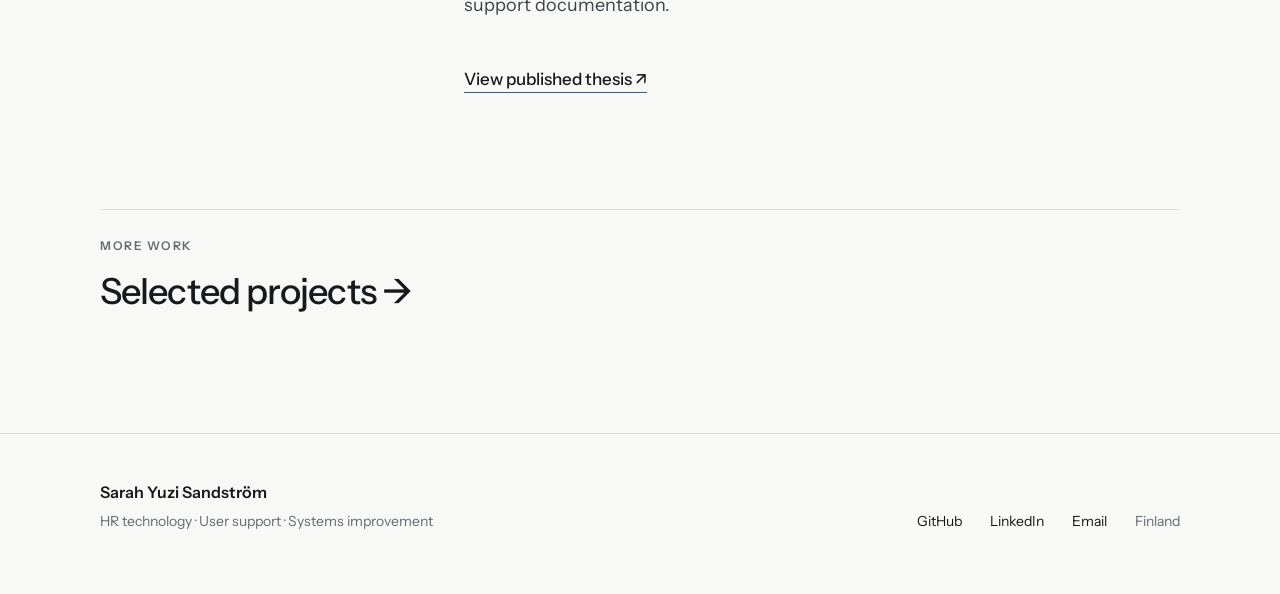
<file: projects/privacy-security-awareness/index.html>
<!DOCTYPE html>
<html lang="en">
<head>
<meta charset="utf-8">
<meta name="viewport" content="width=device-width, initial-scale=1">
<title>GDPR guide &amp; staff workshop — Sarah Yuzi Sandström</title>
<meta name="description" content="Documentation and training that translated complex GDPR requirements into usable guidance for non-specialists.">
<link rel="preconnect" href="https://fonts.googleapis.com">
<link rel="preconnect" href="https://fonts.gstatic.com" crossorigin>
<link href="https://fonts.googleapis.com/css2?family=Instrument+Sans:ital,wght@0,400..700;1,400..600&display=swap" rel="stylesheet">
<link rel="stylesheet" href="../../styles.css">
</head>
<body>
<main class="page">

<header style="max-width: 1240px; margin: 0 auto; padding: 40px 80px; display: flex; align-items: baseline; justify-content: space-between">
<a href="../../" style="font-size: 16px; font-weight: 600; color: #17191C">Sarah Yuzi Sandström</a>
<nav style="display: flex; align-items: baseline; gap: 32px; font-size: 15px">
<a href="../" style="color: #17191C; border-bottom: 1px solid #315D8C; padding-bottom: 3px">Projects</a>
<a href="../../about/" style="color: #17191C">About</a>
<a href="../../cv/" style="color: #17191C">CV</a>
<span style="width: 1px; height: 14px; background: #D8D7D1"></span>
<a href="https://github.com/yuzi2021" style="color: #656B73">GitHub</a>
<a href="https://www.linkedin.com/in/sarah-sandstr%C3%B6m-17338ab6/" style="color: #656B73">LinkedIn</a>
</nav>
</header>
<div style="max-width: 1240px; margin: 0 auto; padding: 88px 80px 120px">
<p style="margin: 0 0 36px; font-size: 12px; font-weight: 600; letter-spacing: 0.13em; text-transform: uppercase; color: #315D8C">Applied workplace project</p>
<h1 style="margin: 0; max-width: 1000px; font-size: 68px; font-weight: 500; letter-spacing: -0.03em; line-height: 1.02">GDPR guide &amp; staff workshop</h1>
<p style="margin: 24px 0 0; font-size: 24px; font-weight: 500; color: #656B73; letter-spacing: -0.01em">Translating complex requirements into guidance people can actually use</p>
<div style="margin-top: 64px; display: grid; grid-template-columns: 300px minmax(0, 1fr); gap: 64px">
<div style="border-top: 1px solid #DEDCD5; padding-top: 20px">
<p style="margin: 0; font-size: 13px; line-height: 1.7; color: #656B73">Documentation · Training<br/>Applied workplace project<br/><br/>Laurea University of<br/>Applied Sciences, 2024</p>
</div>
<div style="max-width: 720px">
<p style="margin: 0; font-size: 19px; line-height: 1.7; color: #3D4248; text-wrap: pretty">This work began with a practical question: how can staff without a technical or legal background make better privacy and digital-tool decisions in everyday work?</p>
<p style="margin: 24px 0 0; font-size: 19px; line-height: 1.7; color: #3D4248; text-wrap: pretty">I started from what people actually needed to decide, then produced documentation they could use at the point of the decision — a 57-page practical guide — and ran the staff workshop that turned it into everyday practice. It is the clearest example I have of translating complexity for end users.</p>
<div style="margin-top: 48px">
<a href="https://www.theseus.fi/items/0a0d6240-02af-46a7-a733-f4bae8005e5d" style="display: inline-block; padding: 14px 24px; background: #315D8C; color: #F8F8F6; font-size: 16px; font-weight: 500; border-radius: 3px">View published thesis ↗</a>
</div>
</div>
</div>
</div>
<div style="max-width: 1240px; margin: 0 auto; padding: 0 80px 128px">
<div style="border-top: 1px solid #17191C; padding-top: 28px; display: grid; grid-template-columns: 300px minmax(0, 1fr); gap: 64px">
<h2 style="margin: 0; font-size: 30px; font-weight: 500; letter-spacing: -0.02em">Finding out what users actually needed</h2>
<div>
<p style="margin: 0; max-width: 700px; font-size: 18px; line-height: 1.7; color: #3D4248; text-wrap: pretty">Before writing anything, I gathered the perspectives of everyone who touched the problem — because documentation written without knowing what the reader is trying to do tends not to get used.</p>
<div style="margin-top: 56px; max-width: 760px">
<div style="display: grid; grid-template-columns: 220px minmax(0, 1fr); gap: 40px; align-items: baseline; padding: 20px 0; border-top: 1px solid #DEDCD5">
<p style="margin: 0; font-size: 17px; font-weight: 600">Management</p>
<p style="margin: 0; font-size: 17px; line-height: 1.6; color: #3D4248">Workplace context and practical implementation</p>
</div>
<div style="display: grid; grid-template-columns: 220px minmax(0, 1fr); gap: 40px; align-items: baseline; padding: 20px 0; border-top: 1px solid #DEDCD5">
<p style="margin: 0; font-size: 17px; font-weight: 600">IT / digital support</p>
<p style="margin: 0; font-size: 17px; line-height: 1.6; color: #3D4248">Technology and digital-tool practices</p>
</div>
<div style="display: grid; grid-template-columns: 220px minmax(0, 1fr); gap: 40px; align-items: baseline; padding: 20px 0; border-top: 1px solid #DEDCD5">
<p style="margin: 0; font-size: 17px; font-weight: 600">Data Protection Officer</p>
<p style="margin: 0; font-size: 17px; line-height: 1.6; color: #3D4248">Privacy and compliance perspective</p>
</div>
<div style="display: grid; grid-template-columns: 220px minmax(0, 1fr); gap: 40px; align-items: baseline; padding: 20px 0; border-top: 1px solid #DEDCD5; border-bottom: 1px solid #DEDCD5">
<p style="margin: 0; font-size: 17px; font-weight: 600">Staff</p>
<p style="margin: 0; font-size: 17px; line-height: 1.6; color: #3D4248">Everyday situations, challenges and usability</p>
</div>
</div>
</div>
</div>
</div>
<div style="max-width: 1240px; margin: 0 auto; padding: 0 80px 128px">
<div style="border-top: 1px solid #17191C; padding-top: 28px; display: grid; grid-template-columns: 300px minmax(0, 1fr); gap: 64px">
<div>
<p style="margin: 0; font-size: 12px; font-weight: 600; letter-spacing: 0.11em; text-transform: uppercase; color: #656B73">Published thesis</p>
<dl style="margin: 32px 0 0; display: grid; gap: 20px">
<div>
<dt style="font-size: 11px; font-weight: 600; letter-spacing: 0.1em; text-transform: uppercase; color: #656B73">Authors</dt>
<dd style="margin: 6px 0 0; font-size: 14px; line-height: 1.6; color: #3D4248">Nakou Zoi<br/>Rashmi Purna Venkatesh<br/>Yu Zi</dd>
</div>
<div>
<dt style="font-size: 11px; font-weight: 600; letter-spacing: 0.1em; text-transform: uppercase; color: #656B73">Institution</dt>
<dd style="margin: 6px 0 0; font-size: 14px; line-height: 1.5; color: #3D4248">Laurea University of Applied Sciences, 2024</dd>
</div>
</dl>
</div>
<div>
<h2 style="margin: 0; font-size: 40px; font-weight: 500; letter-spacing: -0.025em; line-height: 1.1">From Playgrounds to Pixels</h2>
<p style="margin: 20px 0 0; max-width: 700px; font-size: 19px; font-weight: 500; line-height: 1.5; color: #656B73">Navigating Data Privacy and Ethical App Selection in Early Childhood Education</p>
<p style="margin: 32px 0 0; max-width: 700px; font-size: 18px; line-height: 1.7; color: #3D4248; text-wrap: pretty">The published thesis examines data privacy, ethical digital-tool selection and digital literacy in early-childhood education and resulted in a practical educational guide for staff.</p>
<div style="margin-top: 36px; display: flex; align-items: baseline; gap: 32px">
<a href="https://www.theseus.fi/items/0a0d6240-02af-46a7-a733-f4bae8005e5d" style="font-size: 17px; font-weight: 500; color: #17191C; border-bottom: 1px solid #315D8C; padding-bottom: 3px">View published thesis ↗</a>
<a href="https://www.theseus.fi/bitstream/10024/859284/4/Venkatesh_Zi_Zoi.pdf" style="font-size: 17px; color: #315D8C">Open PDF ↗</a>
</div>
</div>
</div>
</div>
<div style="max-width: 1240px; margin: 0 auto; padding: 0 80px 128px">
<div style="border-top: 1px solid #17191C; padding-top: 28px; display: grid; grid-template-columns: 300px minmax(0, 1fr); gap: 64px">
<div>
<h2 style="margin: 0; font-size: 30px; font-weight: 500; letter-spacing: -0.02em; line-height: 1.2">Guardians of the<br/>Digital Yard</h2>
<p style="margin: 24px 0 0; font-size: 13px; line-height: 1.6; color: #656B73">57-page staff guide<br/>Legally reviewed</p>
</div>
<div>
<p style="margin: 0; max-width: 700px; font-size: 18px; line-height: 1.7; color: #3D4248; text-wrap: pretty">I wrote a 57-page staff guide translating data-protection requirements into practical, scenario-based guidance. It was legally reviewed, and it became the basis for the staff workshop — documentation and training built as one thing rather than two.</p>
<div style="margin-top: 48px; max-width: 700px; display: grid; grid-template-columns: repeat(2, minmax(0, 1fr)); gap: 12px 48px">
<p style="margin: 0; padding: 14px 0; border-top: 1px solid #DEDCD5; font-size: 16px; color: #3D4248">GDPR principles</p>
<p style="margin: 0; padding: 14px 0; border-top: 1px solid #DEDCD5; font-size: 16px; color: #3D4248">Handling personal information</p>
<p style="margin: 0; padding: 14px 0; border-top: 1px solid #DEDCD5; font-size: 16px; color: #3D4248">Use of digital tools</p>
<p style="margin: 0; padding: 14px 0; border-top: 1px solid #DEDCD5; font-size: 16px; color: #3D4248">Third-party apps</p>
<p style="margin: 0; padding: 14px 0; border-top: 1px solid #DEDCD5; font-size: 16px; color: #3D4248">Everyday information security</p>
<p style="margin: 0; padding: 14px 0; border-top: 1px solid #DEDCD5; font-size: 16px; color: #3D4248">Practical scenario-based decisions</p>
</div>
</div>
</div>
</div>
<div style="max-width: 1240px; margin: 0 auto; padding: 0 80px 128px">
<div style="border-top: 1px solid #17191C; padding-top: 28px; display: grid; grid-template-columns: 300px minmax(0, 1fr); gap: 64px">
<h2 style="margin: 0; font-size: 30px; font-weight: 500; letter-spacing: -0.02em; line-height: 1.25">Training built on real situations</h2>
<div>
<p style="margin: 0; max-width: 700px; font-size: 18px; line-height: 1.7; color: #3D4248; text-wrap: pretty">The workshop uses realistic situations rather than presenting the requirements only as abstract rules.</p>
<p style="margin: 24px 0 0; max-width: 700px; font-size: 18px; line-height: 1.7; color: #3D4248; text-wrap: pretty">The goal is to help someone recognise the decision they need to make at the moment they meet it, which is the same test I would apply to any user-facing instruction or support article.</p>
<ul style="margin: 48px 0 0; padding: 0 0 0 28px; list-style: none; max-width: 640px; border-left: 1px solid #DEDCD5; display: grid; gap: 18px; font-size: 17px; line-height: 1.55; color: #3D4248">
<li>Deciding whether a third-party app is appropriate</li>
<li>Recognising when personal information needs additional protection</li>
<li>Safer device and account practices</li>
<li>Handling information-sharing decisions</li>
</ul>
</div>
</div>
</div>
<div style="max-width: 1240px; margin: 0 auto; padding: 0 80px 120px">
<div style="border-top: 1px solid #17191C; padding-top: 28px; display: grid; grid-template-columns: 300px minmax(0, 1fr); gap: 64px">
<h2 style="margin: 0; font-size: 30px; font-weight: 500; letter-spacing: -0.02em; line-height: 1.25">What this taught me about documentation</h2>
<div>
<p style="margin: 0; max-width: 700px; font-size: 22px; font-weight: 500; line-height: 1.5; letter-spacing: -0.015em; text-wrap: pretty">A technically correct answer is only useful if the person reading it can understand and use it.</p>
<p style="margin: 28px 0 0; max-width: 700px; font-size: 18px; line-height: 1.7; color: #3D4248; text-wrap: pretty">This work taught me to preserve the underlying requirement exactly while changing the language, examples and level of detail for the audience who has to act on it — the habit I would bring to writing instructions, investigation notes and support documentation.</p>
<div style="margin-top: 48px">
<a href="https://www.theseus.fi/items/0a0d6240-02af-46a7-a733-f4bae8005e5d" style="font-size: 17px; font-weight: 500; color: #17191C; border-bottom: 1px solid #315D8C; padding-bottom: 3px">View published thesis ↗</a>
</div>
</div>
</div>
</div>
<div style="max-width: 1240px; margin: 0 auto; padding: 0 80px 120px">
<a href="../" style="display: block; border-top: 1px solid #DEDCD5; padding-top: 28px">
<p style="margin: 0; font-size: 12px; font-weight: 600; letter-spacing: 0.13em; text-transform: uppercase; color: #656B73">More work</p>
<p style="margin: 16px 0 0; font-size: 36px; font-weight: 500; letter-spacing: -0.025em; color: #17191C">Selected projects →</p>
</a>
</div>
<footer style="border-top: 1px solid #DEDCD5">
<div style="max-width: 1240px; margin: 0 auto; padding: 48px 80px 64px; display: flex; align-items: flex-end; justify-content: space-between; gap: 48px">
<div>
<p style="margin: 0; font-size: 16px; font-weight: 600">Sarah Yuzi Sandström</p>
<p style="margin: 10px 0 0; font-size: 14px; color: #656B73">HR technology · User support · Systems improvement</p>
</div>
<div style="display: flex; align-items: baseline; gap: 28px; font-size: 14px">
<a href="https://github.com/yuzi2021" style="color: #17191C">GitHub</a>
<a href="https://www.linkedin.com/in/sarah-sandstr%C3%B6m-17338ab6/" style="color: #17191C">LinkedIn</a>
<a href="mailto:sarahyuzisandstrom@gmail.com" style="color: #17191C">Email</a>
<span style="color: #656B73">Finland</span>
</div>
</div>
</footer>

</main>
</body>
</html>
</file>
<file: styles.css>
/* ---- base ---- */
* { box-sizing: border-box; }
html { -webkit-text-size-adjust: 100%; }
body {
  margin: 0;
  background: #F8F8F6;
  color: #17191C;
  font-family: "Instrument Sans", system-ui, -apple-system, Segoe UI, Roboto, sans-serif;
}
a { color: #315D8C; text-decoration: none; }
a:hover { color: #17191C; }
img { max-width: 100%; height: auto; }
.page { width: 100%; }

/* The extracted desktop markup centres its own content with
   max-width:1240px containers, so the page is already fluid down to
   ~1240px. Below that, the rules here fold in the mobile layout. */

/* ================= tablet / small desktop ================= */
@media (max-width: 1100px) {
  /* four-column skills grid -> two columns */
  [style*="repeat(4, minmax(0, 1fr))"] { grid-template-columns: 1fr 1fr !important; gap: 40px !important; }
}

/* ================= mobile ================= */
@media (max-width: 820px) {
  /* any "sidebar + content" grid (300px/250px/220px/200px/120px ... + 1fr) -> stack */
  [style*="px minmax(0, 1fr)"] { grid-template-columns: 1fr !important; gap: 20px !important; }
  /* two-/four-column grids -> single column */
  [style*="repeat(2, minmax(0, 1fr))"] { grid-template-columns: 1fr !important; }
  [style*="repeat(4, minmax(0, 1fr))"] { grid-template-columns: 1fr !important; gap: 32px !important; }
  [style*="minmax(0, 1.55fr)"]        { grid-template-columns: 1fr !important; gap: 24px !important; }

  /* safety net: neutralise any residual fixed artboard width */
  [style*="width: 1440px"] { width: 100% !important; }

  /* reduce the wide 80px horizontal padding on content containers */
  [style*="padding: 0 80px 128px"]  { padding: 0 24px 72px !important; }
  [style*="padding: 0 80px 120px"]  { padding: 0 24px 64px !important; }
  [style*="padding: 48px 80px 64px"]{ padding: 32px 24px 44px !important; }
  [style*="padding: 40px 80px"]     { padding: 22px 24px !important; }
  [style*="padding: 88px 80px 120px"]{ padding: 52px 24px 72px !important; }
  [style*="padding: 96px 80px 128px"]{ padding: 56px 24px 80px !important; }
  [style*="padding: 88px 80px 112px"]{ padding: 52px 24px 68px !important; }
  [style*="padding: 88px 80px 104px"]{ padding: 52px 24px 64px !important; }

  /* header/nav: let the top bar wrap instead of overflowing */
  header { flex-wrap: wrap !important; gap: 14px 20px !important; }
  header nav { flex-wrap: wrap !important; gap: 12px 18px !important; row-gap: 10px !important; }

  /* scale down oversized display type */
  [style*="font-size: 76px"], [style*="font-size: 72px"],
  [style*="font-size: 68px"], [style*="font-size: 62px"] { font-size: 34px !important; line-height: 1.12 !important; }
  [style*="font-size: 52px"], [style*="font-size: 46px"] { font-size: 30px !important; line-height: 1.14 !important; }
  [style*="font-size: 42px"], [style*="font-size: 40px"],
  [style*="font-size: 38px"] { font-size: 27px !important; line-height: 1.18 !important; }
  [style*="font-size: 36px"], [style*="font-size: 34px"] { font-size: 24px !important; line-height: 1.2 !important; }
  [style*="font-size: 32px"], [style*="font-size: 30px"] { font-size: 23px !important; line-height: 1.22 !important; }

  /* trim very large body text a touch */
  [style*="font-size: 20px"], [style*="font-size: 19px"] { font-size: 17px !important; }
}

/* ================= narrow phones ================= */
@media (max-width: 480px) {
  [style*="padding: 0 80px 128px"]  { padding: 0 18px 56px !important; }
  [style*="padding: 0 80px 120px"]  { padding: 0 18px 52px !important; }
  [style*="padding: 40px 80px"]     { padding: 18px 18px !important; }
  [style*="padding: 96px 80px 128px"]{ padding: 40px 18px 60px !important; }
  [style*="padding: 88px 80px 120px"]{ padding: 40px 18px 56px !important; }
}
</file>
